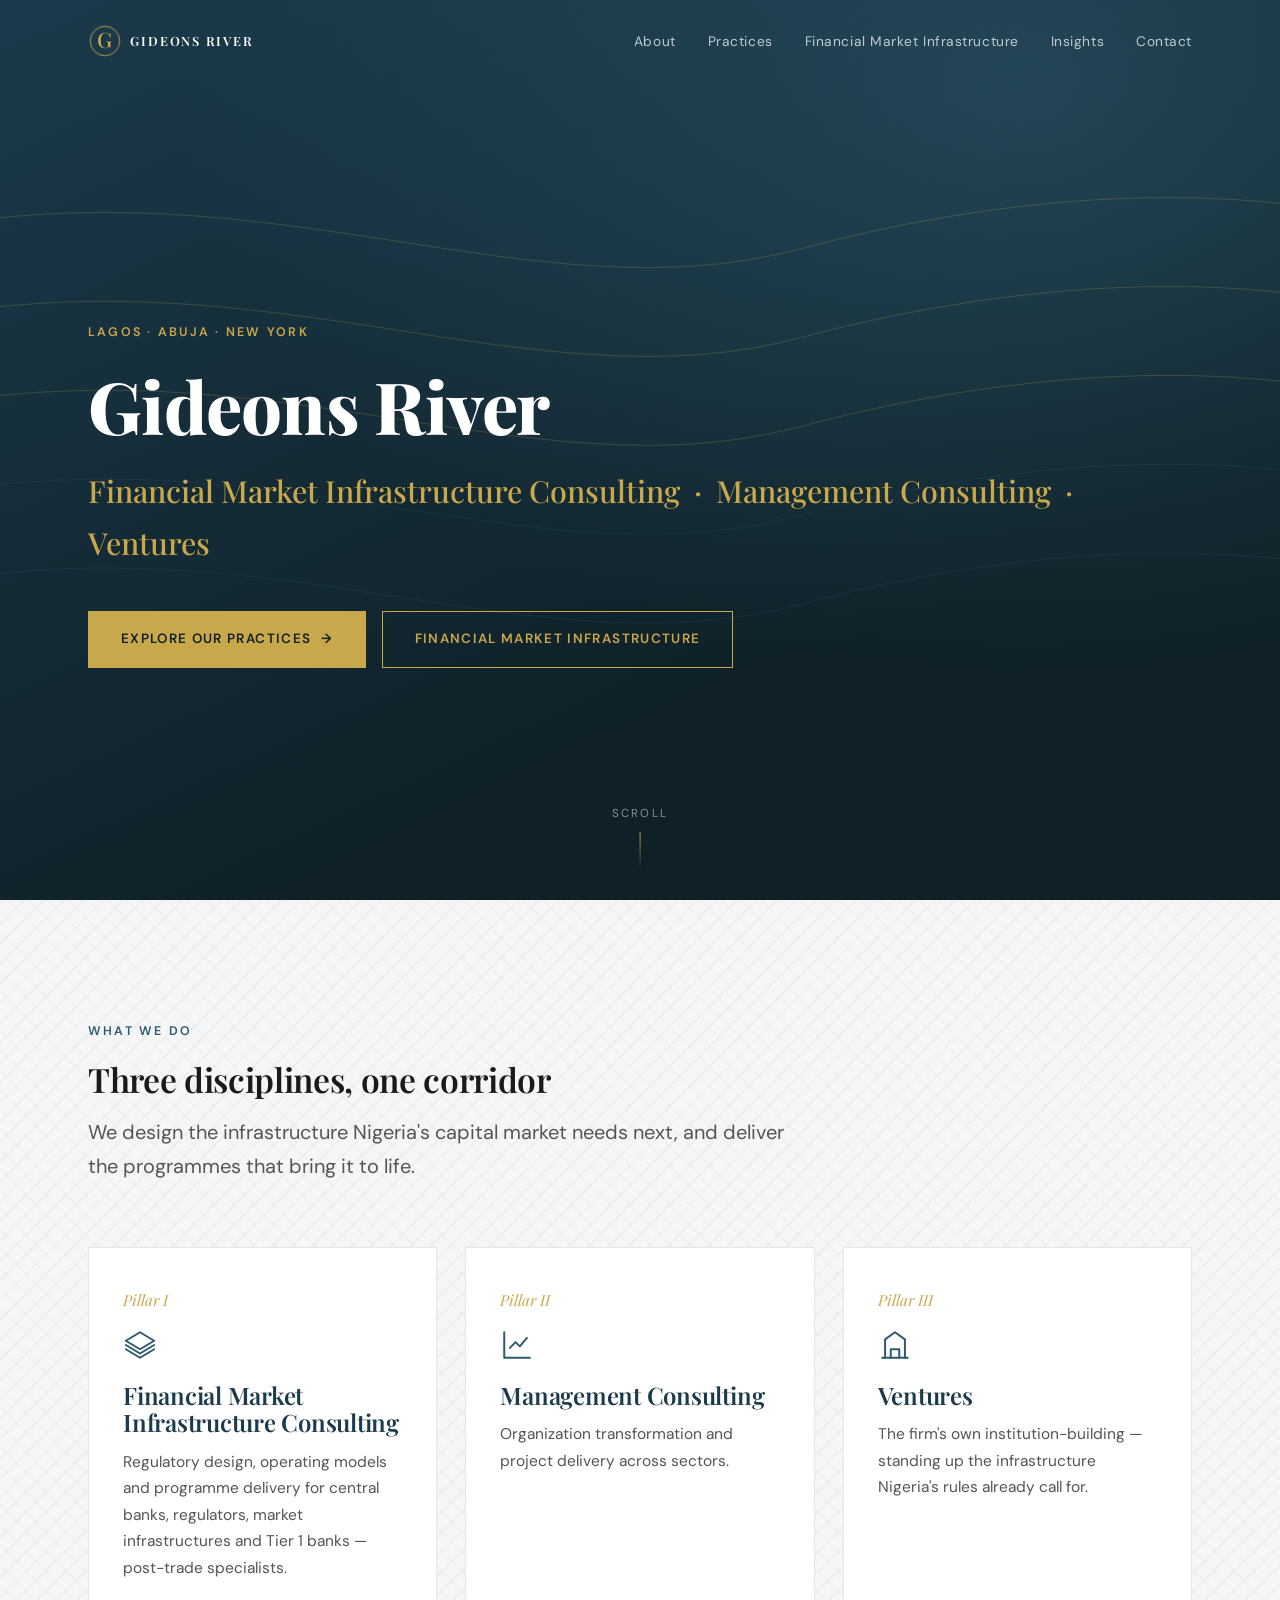
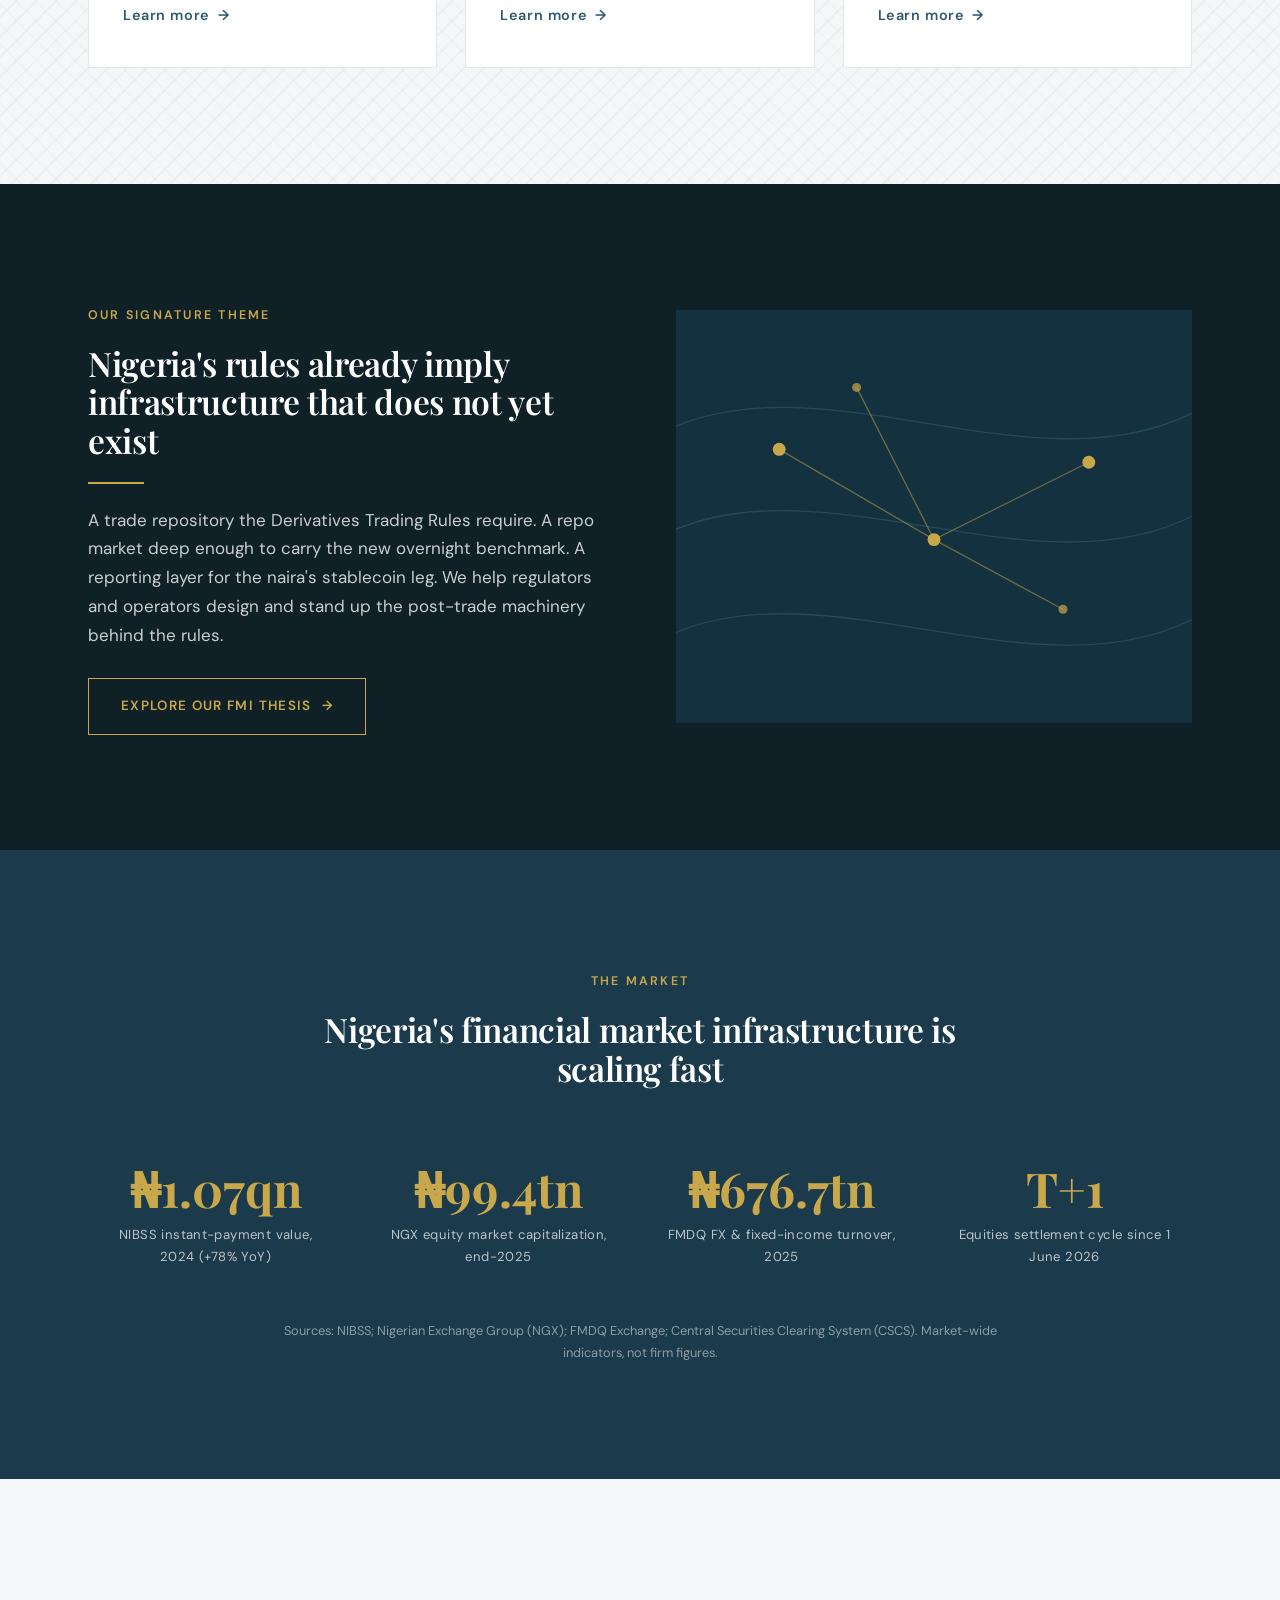
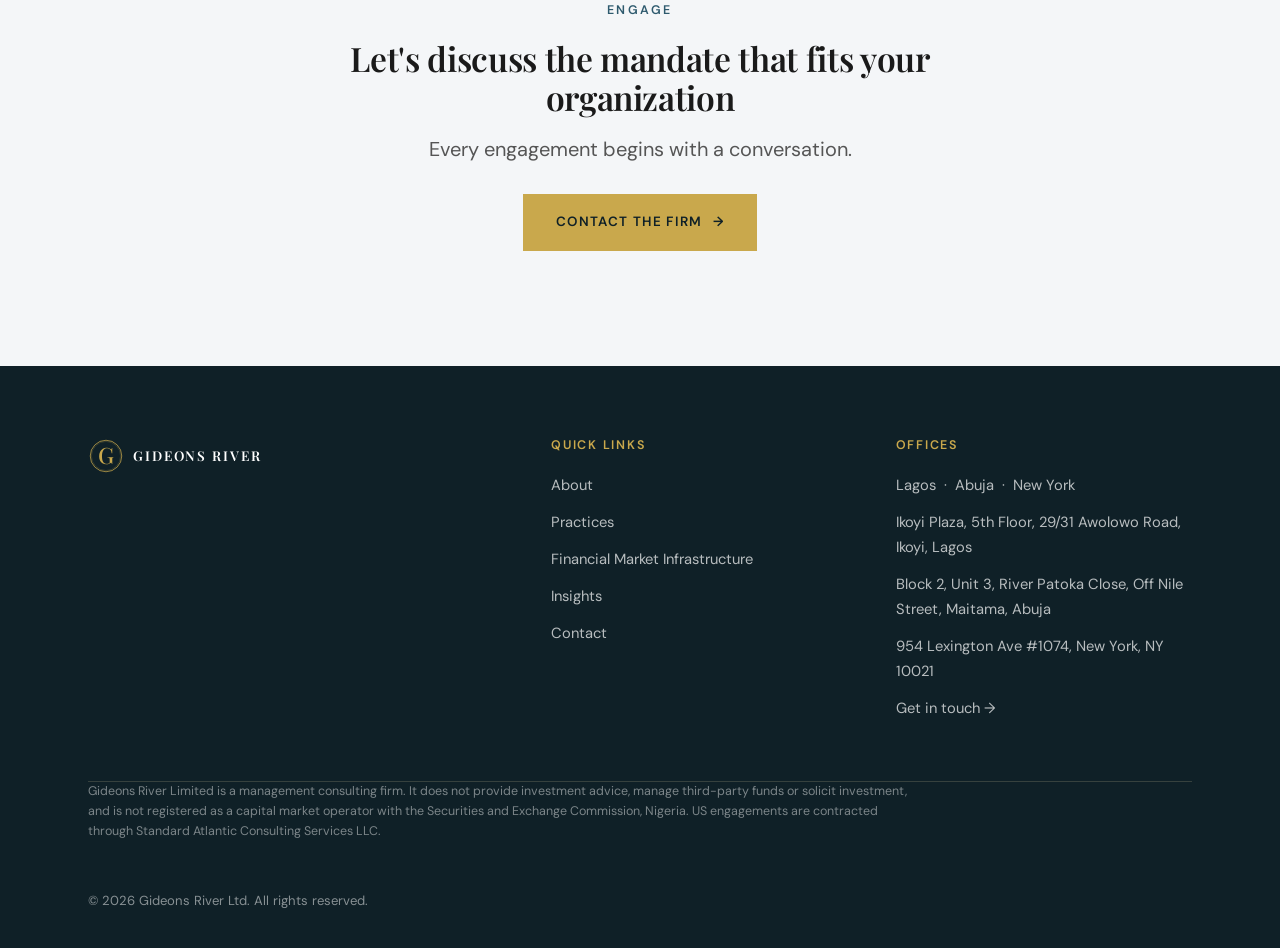
<file: index.html>
<!DOCTYPE html>
<html lang="en">
<head>
  <meta charset="UTF-8" />
  <meta name="viewport" content="width=device-width, initial-scale=1.0" />
  <title>Gideons River — Financial Market Infrastructure Consulting, Management Consulting &amp; Ventures</title>
  <meta name="description" content="Gideons River is a Lagos- and US-based consulting firm that designs financial market infrastructure with regulators and operators — post-trade specialists in clearing, settlement, trade reporting and repo markets — alongside sector-agnostic management consulting and the firm's own infrastructure ventures." />
  <meta name="theme-color" content="#1B3A4B" />
  <link rel="icon" type="image/svg+xml" href="assets/favicon.svg" />
  <link rel="preconnect" href="https://fonts.googleapis.com">
  <link rel="preconnect" href="https://fonts.gstatic.com" crossorigin>
  <link rel="stylesheet" href="https://fonts.googleapis.com/css2?family=Playfair+Display:ital,wght@0,500;0,600;0,700;0,800;1,400;1,500;1,600&family=DM+Sans:opsz,wght@9..40,300;9..40,400;9..40,500;9..40,600&display=swap">
  <link rel="apple-touch-icon" href="assets/favicon.svg">
  <link rel="manifest" href="site.webmanifest">
  <link rel="canonical" href="https://gideonsriver.com/">
  <meta property="og:url" content="https://gideonsriver.com/">
  <meta property="og:image" content="https://gideonsriver.com/assets/og-image.png">
  <meta name="twitter:card" content="summary_large_image">
  <meta name="twitter:image" content="https://gideonsriver.com/assets/og-image.png">

  <!-- Open Graph -->
  <meta property="og:title" content="Gideons River — Financial Market Infrastructure Consulting, Management Consulting &amp; Ventures" />
  <meta property="og:description" content="Nigeria's rules already imply financial market infrastructure that does not yet exist. We design it. Post-trade specialists working between Lagos and New York." />
  <meta property="og:type" content="website" />

  <link rel="stylesheet" href="assets/styles.css" />

  <!-- Organization structured data -->
  <script type="application/ld+json">
  {
    "@context": "https://schema.org",
    "@type": "ProfessionalService",
    "name": "Gideons River",
    "description": "Management consulting and financial market infrastructure design firm operating across the US–Nigeria corridor.",
    "url": "https://gideonsriver.com",
    "areaServed": ["Nigeria", "United States"],
    "knowsAbout": ["Financial Market Infrastructure", "Post-Trade Clearing and Settlement", "Trade Repositories", "Repo Markets", "Management Consulting", "Organization Transformation"]
  }
  </script>
</head>
<body>

  <!-- ═══════════ NAVIGATION ═══════════ -->
  <header class="nav" id="nav">
    <div class="wrap">
      <a class="nav__logo" href="index.html" aria-label="Gideons River — home"><svg viewBox="0 0 250 48" xmlns="http://www.w3.org/2000/svg" role="img" aria-label="Gideons River"><g fill="none" stroke="#C9A84C"><circle cx="24" cy="24" r="21" stroke-width="1"/><circle cx="24" cy="24" r="19.4" stroke-width="0.5" opacity="0.5"/></g><text x="24" y="34" text-anchor="middle" font-family="'Playfair Display', Georgia, serif" font-weight="500" font-size="30" fill="#C9A84C">G</text><text x="60" y="31" font-family="'Playfair Display', Georgia, serif" font-weight="600" font-size="18" letter-spacing="2.5" fill="currentColor">GIDEONS RIVER</text></svg></a>
      <nav class="nav__links" aria-label="Primary">
        <a class="nav__link" href="about.html">About</a>
        <a class="nav__link" href="practices.html">Practices</a>
        <a class="nav__link" href="fmi.html">Financial Market Infrastructure</a>
        <a class="nav__link" href="insights.html">Insights</a>
        <a class="nav__link" href="contact.html">Contact</a>
      </nav>
      <button class="nav__toggle" aria-label="Open menu" aria-expanded="false" aria-controls="mobile-menu">
        <span></span><span></span><span></span>
      </button>
    </div>
  </header>

  <div class="nav__overlay" id="mobile-menu" role="dialog" aria-label="Menu">
    <a href="about.html">About</a>
    <a href="practices.html">Practices</a>
    <a href="fmi.html">Financial Market Infrastructure</a>
    <a href="insights.html">Insights</a>
    <a href="contact.html">Contact</a>
  </div>

  <!-- ═══════════ HERO ═══════════ -->
  <section class="hero">
    <svg class="hero__bg-lines" viewBox="0 0 1440 900" preserveAspectRatio="xMidYMid slice" aria-hidden="true">
      <g fill="none" stroke="#C9A84C" stroke-width="1" opacity="0.5">
        <path d="M-100,260 C300,180 600,360 900,280 S1500,200 1700,300"/>
        <path d="M-100,360 C300,280 600,460 900,380 S1500,300 1700,400"/>
        <path d="M-100,460 C300,380 600,560 900,480 S1500,400 1700,500"/>
      </g>
      <g fill="none" stroke="#2E5A6E" stroke-width="1" opacity="0.55">
        <path d="M-100,560 C300,480 600,660 900,580 S1500,500 1700,600"/>
        <path d="M-100,660 C300,580 600,760 900,680 S1500,600 1700,700"/>
      </g>
    </svg>
    <div class="wrap hero__inner">
      <span class="eyebrow reveal">Lagos · Abuja · New York</span>
      <h1 class="display reveal" data-delay="1">Gideons River</h1>
      <p class="hero__sub reveal" data-delay="1">Financial Market Infrastructure Consulting &nbsp;·&nbsp; Management Consulting &nbsp;·&nbsp; Ventures</p>
      <div class="hero__cta reveal" data-delay="3">
        <a class="btn btn--primary" href="practices.html">Explore Our Practices <span class="arrow">→</span></a>
        <a class="btn btn--secondary" href="fmi.html">Financial Market Infrastructure</a>
      </div>
    </div>
    <div class="hero__scroll" aria-hidden="true"><span>Scroll</span><span class="dot"></span></div>
  </section>

  <!-- ═══════════ THREE PILLARS ═══════════ -->
  <section class="section--surface motif-textile">
    <div class="wrap">
      <div class="section-head reveal">
        <span class="eyebrow eyebrow--muted">What We Do</span>
        <h2>Three disciplines, one corridor</h2>
        <p class="lead">We design the infrastructure Nigeria's capital market needs next, and deliver the programmes that bring it to life.</p>
      </div>

      <div class="grid grid--3">
        <article class="pillar-card reveal">
          <span class="pillar-card__num">Pillar I</span>
          <span class="pillar-card__icon" aria-hidden="true">
            <svg viewBox="0 0 24 24" fill="none" stroke="currentColor" stroke-linecap="round" stroke-linejoin="round"><path d="M12 3 2 9l10 6 10-6-10-6Z"/><path d="m2 15 10 6 10-6"/><path d="m2 12 10 6 10-6"/></svg>
          </span>
          <h3>Financial Market Infrastructure Consulting</h3>
          <p>Regulatory design, operating models and programme delivery for central banks, regulators, market infrastructures and Tier 1 banks — post-trade specialists.</p>
          <a class="link-arrow" href="practices.html#advisory">Learn more <span class="arrow">→</span></a>
        </article>

        <article class="pillar-card reveal" data-delay="1">
          <span class="pillar-card__num">Pillar II</span>
          <span class="pillar-card__icon" aria-hidden="true">
            <svg viewBox="0 0 24 24" fill="none" stroke="currentColor" stroke-linecap="round" stroke-linejoin="round"><path d="M3 3v18h18"/><path d="m7 14 4-4 3 3 5-6"/></svg>
          </span>
          <h3>Management Consulting</h3>
          <p>Organization transformation and project delivery across sectors.</p>
          <a class="link-arrow" href="practices.html#consulting">Learn more <span class="arrow">→</span></a>
        </article>

        <article class="pillar-card reveal" data-delay="2">
          <span class="pillar-card__num">Pillar III</span>
          <span class="pillar-card__icon" aria-hidden="true">
            <svg viewBox="0 0 24 24" fill="none" stroke="currentColor" stroke-linecap="round" stroke-linejoin="round"><path d="M3 21h18"/><path d="M5 21V8l7-5 7 5v13"/><path d="M9 21v-6h6v6"/></svg>
          </span>
          <h3>Ventures</h3>
          <p>The firm's own institution-building — standing up the infrastructure Nigeria's rules already call for.</p>
          <a class="link-arrow" href="practices.html#ventures">Learn more <span class="arrow">→</span></a>
        </article>
      </div>
    </div>
  </section>

  <!-- ═══════════ FMI SIGNATURE THEME ═══════════ -->
  <section class="section--deep">
    <div class="wrap split">
      <div class="reveal">
        <span class="eyebrow">Our Signature Theme</span>
        <h2 style="color:#fff; margin-top:16px;">Nigeria's rules already imply infrastructure that does not yet exist</h2>
        <hr class="rule-gold" />
        <p style="color:rgba(255,255,255,0.78);">A trade repository the Derivatives Trading Rules require. A repo market deep enough to carry the new overnight benchmark. A reporting layer for the naira's stablecoin leg. We help regulators and operators design and stand up the post-trade machinery behind the rules.</p>
        <a class="btn btn--secondary mt-m" href="fmi.html">Explore our FMI thesis <span class="arrow">→</span></a>
      </div>
      <div class="reveal" data-delay="1" aria-hidden="true">
        <svg viewBox="0 0 400 320" fill="none" xmlns="http://www.w3.org/2000/svg" style="width:100%;">
          <rect x="0" y="0" width="400" height="320" fill="#13313f"/>
          <g stroke="#2E5A6E" stroke-width="1" opacity="0.6">
            <path d="M0,90 C120,40 280,140 400,80"/>
            <path d="M0,170 C120,120 280,220 400,160"/>
            <path d="M0,250 C120,200 280,300 400,240"/>
          </g>
          <g fill="#C9A84C">
            <circle cx="80" cy="108" r="5"/><circle cx="200" cy="178" r="5"/><circle cx="320" cy="118" r="5"/>
            <circle cx="140" cy="60" r="3.5" opacity="0.7"/><circle cx="300" cy="232" r="3.5" opacity="0.7"/>
          </g>
          <g stroke="#C9A84C" stroke-width="1" opacity="0.5">
            <path d="M80,108 L200,178 L320,118"/><path d="M140,60 L200,178 L300,232"/>
          </g>
        </svg>
      </div>
    </div>
  </section>

  <!-- ═══════════ METRICS BAR ═══════════ -->
  <section class="section--navy">
    <div class="wrap">
      <div class="section-head center reveal" style="margin-inline:auto;">
        <span class="eyebrow">The Market</span>
        <h2 style="color:#fff;">Nigeria's financial market infrastructure is scaling fast</h2>
      </div>
      <div class="metrics">
        <div class="metric reveal"><div class="metric__value">₦1.07qn</div><div class="metric__label">NIBSS instant-payment value, 2024 (+78% YoY)</div></div>
        <div class="metric reveal" data-delay="1"><div class="metric__value">₦99.4tn</div><div class="metric__label">NGX equity market capitalization, end-2025</div></div>
        <div class="metric reveal" data-delay="2"><div class="metric__value">₦676.7tn</div><div class="metric__label">FMDQ FX &amp; fixed-income turnover, 2025</div></div>
        <div class="metric reveal" data-delay="3"><div class="metric__value">T+1</div><div class="metric__label">Equities settlement cycle since 1 June 2026</div></div>
      </div>
      <p style="text-align:center; color:rgba(255,255,255,0.5); font-size:0.8rem; margin-top:40px; max-width:720px; margin-inline:auto;">Sources: NIBSS; Nigerian Exchange Group (NGX); FMDQ Exchange; Central Securities Clearing System (CSCS). Market-wide indicators, not firm figures.</p>
    </div>
  </section>

  <!-- ═══════════ CTA BAND ═══════════ -->
  <section class="section--surface center">
    <div class="wrap wrap--narrow reveal">
      <span class="eyebrow eyebrow--muted">Engage</span>
      <h2 class="mt-s">Let's discuss the mandate that fits your organization</h2>
      <p class="lead mt-s">Every engagement begins with a conversation.</p>
      <a class="btn btn--primary mt-m" href="contact.html">Contact the firm <span class="arrow">→</span></a>
    </div>
  </section>

  <!-- ═══════════ FOOTER ═══════════ -->
  <footer class="footer">
    <div class="wrap">
      <div class="footer__grid">
        <div class="footer__brand"><svg viewBox="0 0 250 48" xmlns="http://www.w3.org/2000/svg" role="img" aria-label="Gideons River"><g fill="none" stroke="#C9A84C"><circle cx="24" cy="24" r="21" stroke-width="1"/><circle cx="24" cy="24" r="19.4" stroke-width="0.5" opacity="0.5"/></g><text x="24" y="34" text-anchor="middle" font-family="'Playfair Display', Georgia, serif" font-weight="500" font-size="30" fill="#C9A84C">G</text><text x="60" y="31" font-family="'Playfair Display', Georgia, serif" font-weight="600" font-size="18" letter-spacing="2.5" fill="#FFFFFF">GIDEONS RIVER</text></svg>
        </div>
        <div class="footer__col">
          <h4>Quick Links</h4>
          <a href="about.html">About</a>
          <a href="practices.html">Practices</a>
          <a href="fmi.html">Financial Market Infrastructure</a>
          <a href="insights.html">Insights</a>
          <a href="contact.html">Contact</a>
        </div>
        <div class="footer__col">
          <h4>Offices</h4>
          <p>Lagos &nbsp;·&nbsp; Abuja &nbsp;·&nbsp; New York</p>
          <p>Ikoyi Plaza, 5th Floor, 29/31 Awolowo Road, Ikoyi, Lagos</p>
          <p>Block 2, Unit 3, River Patoka Close, Off Nile Street, Maitama, Abuja</p>
          <p>954 Lexington Ave #1074, New York, NY 10021</p>
          <a href="contact.html">Get in touch →</a>
        </div>
      </div>
      <p class="footer__legal">Gideons River Limited is a management consulting firm. It does not provide investment advice, manage third-party funds or solicit investment, and is not registered as a capital market operator with the Securities and Exchange Commission, Nigeria. US engagements are contracted through Standard Atlantic Consulting Services LLC.</p>
      <div class="footer__bottom">
        <p>© 2026 Gideons River Ltd. All rights reserved.</p>
      </div>
    </div>
  </footer>

  <script src="assets/main.js"></script>
</body>
</html>
</file>
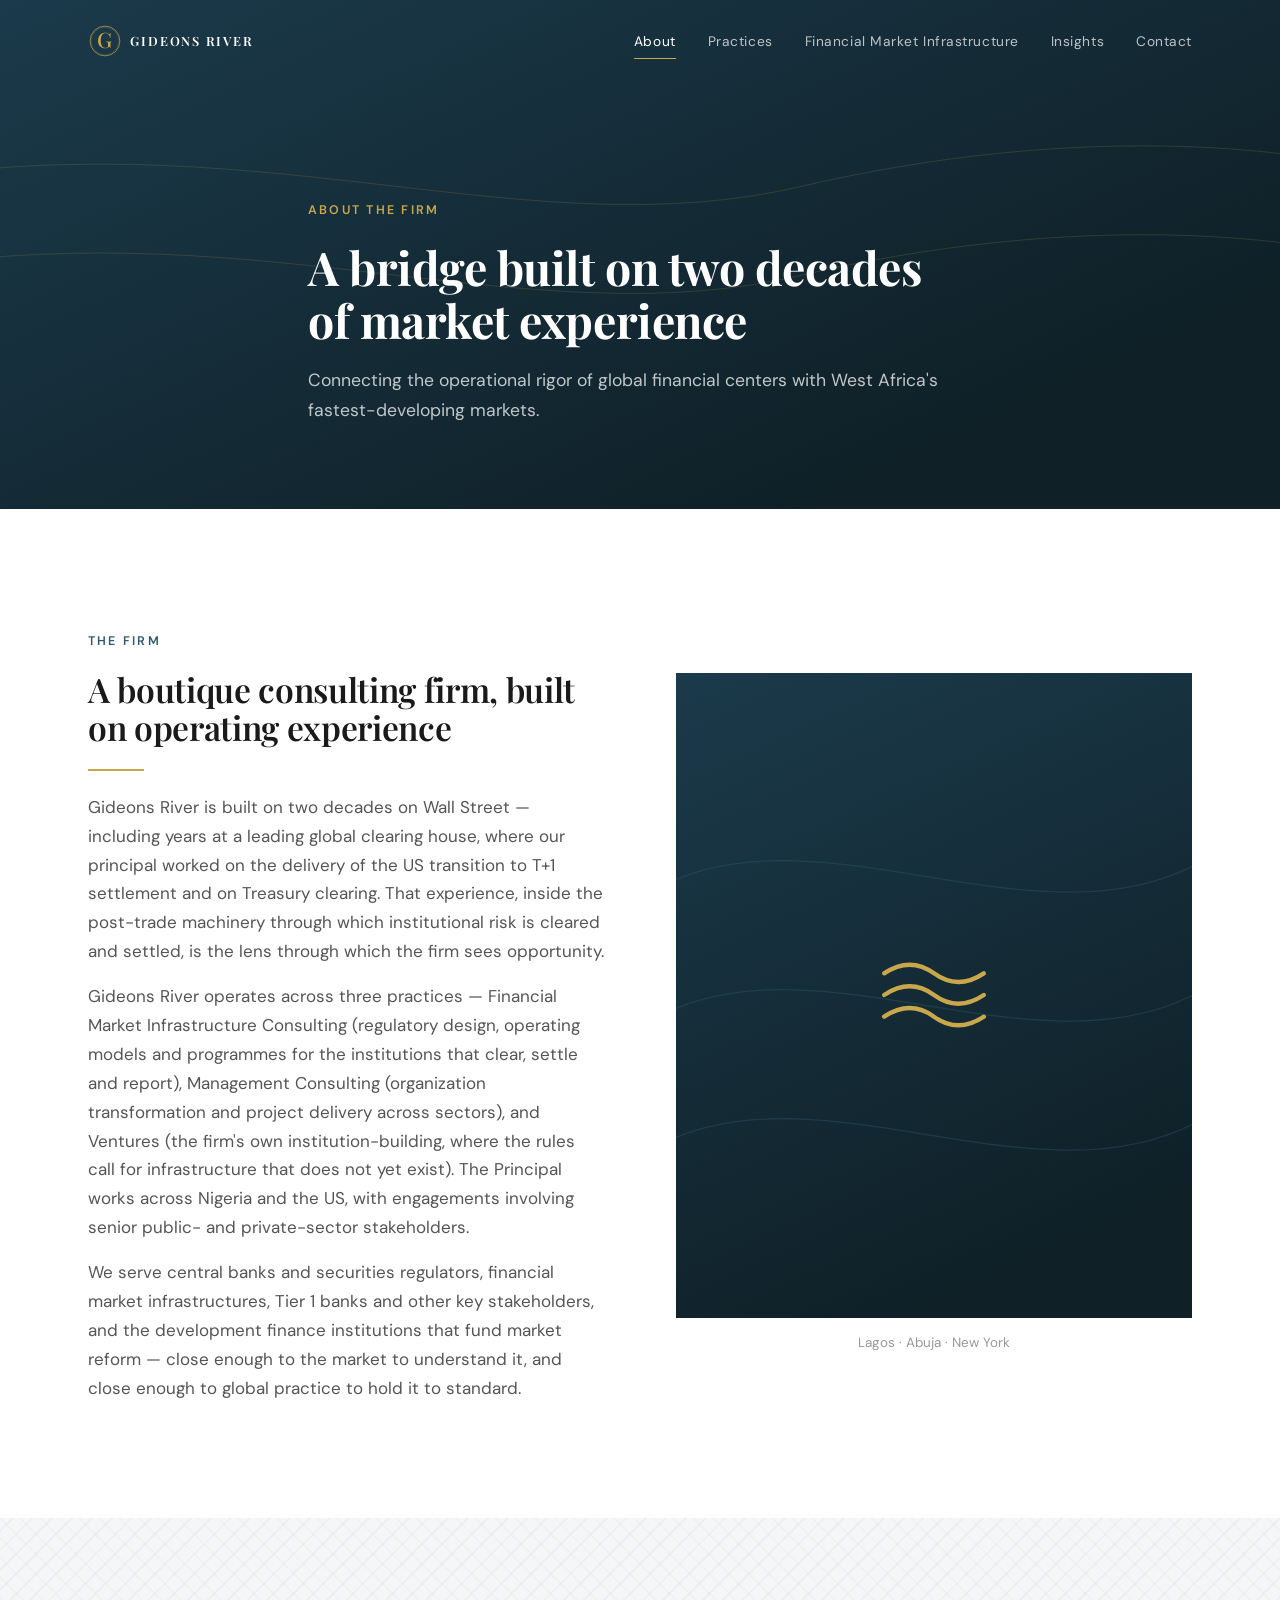
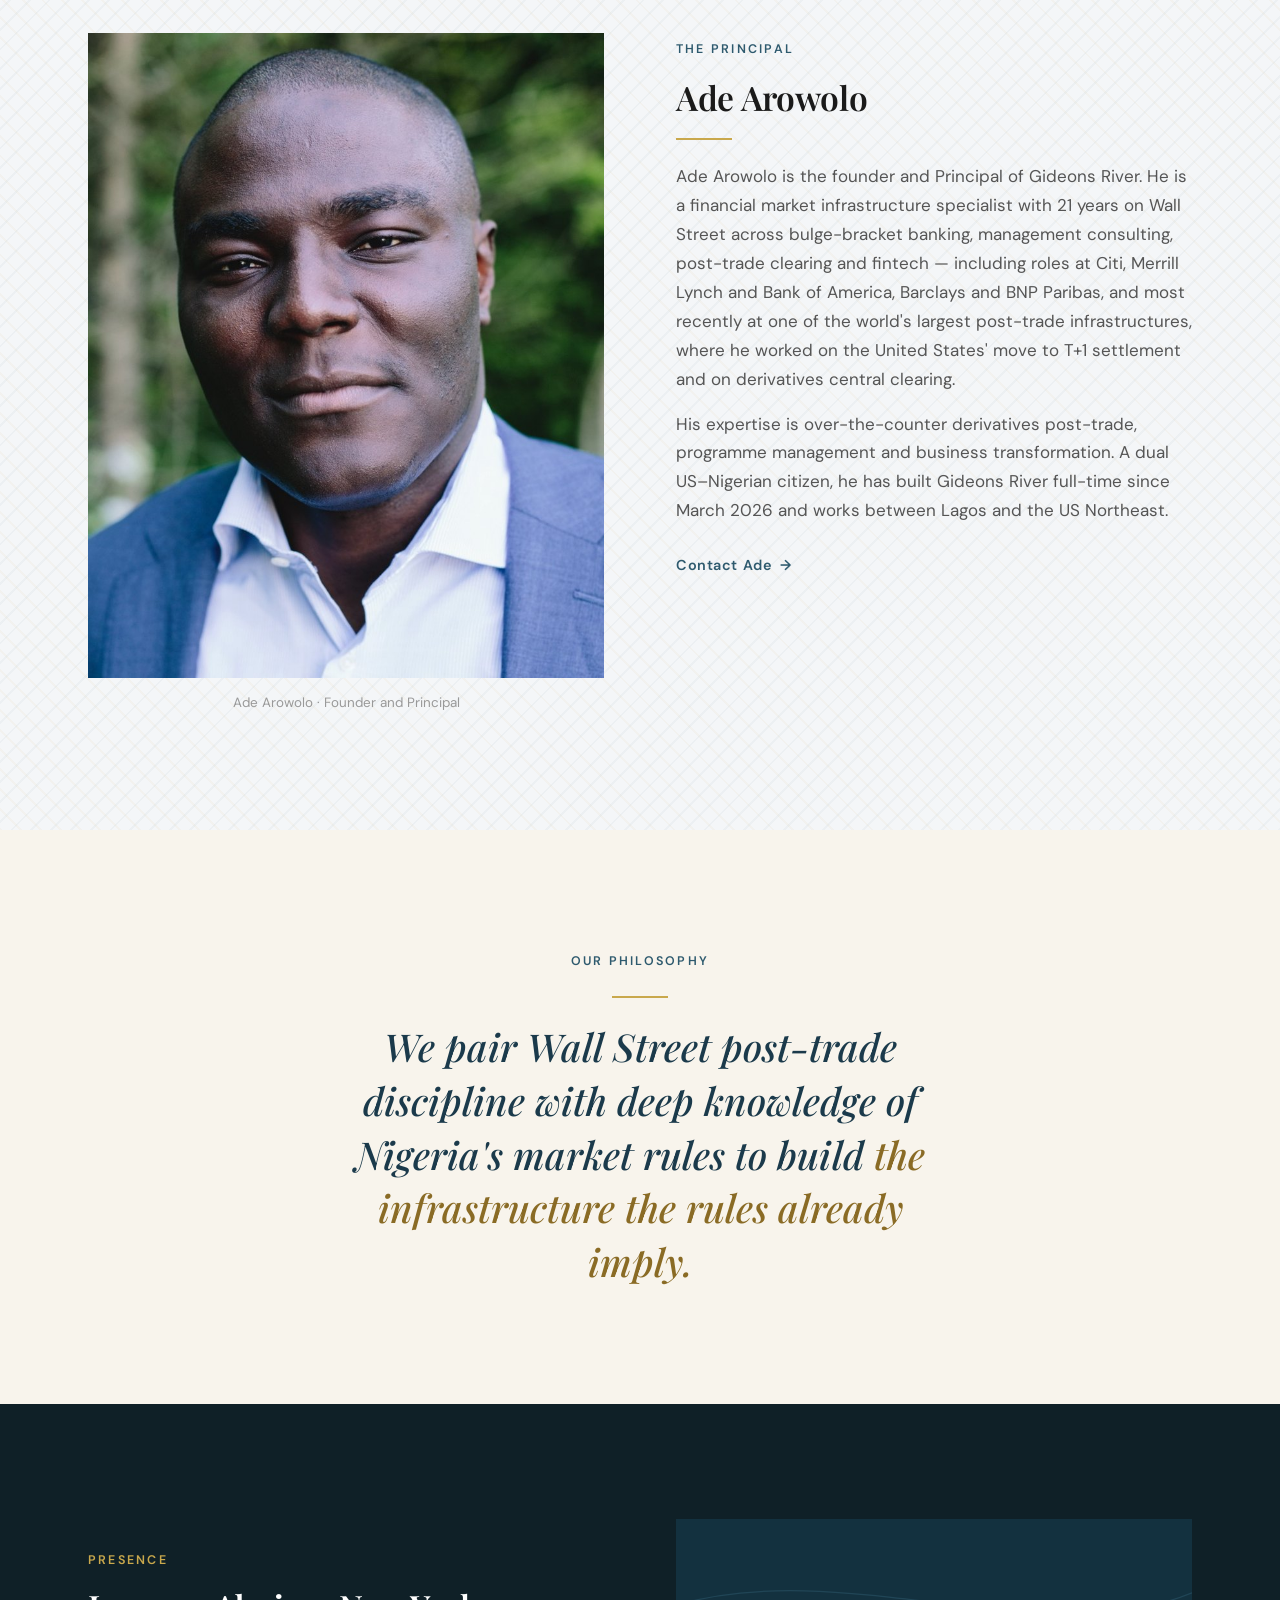
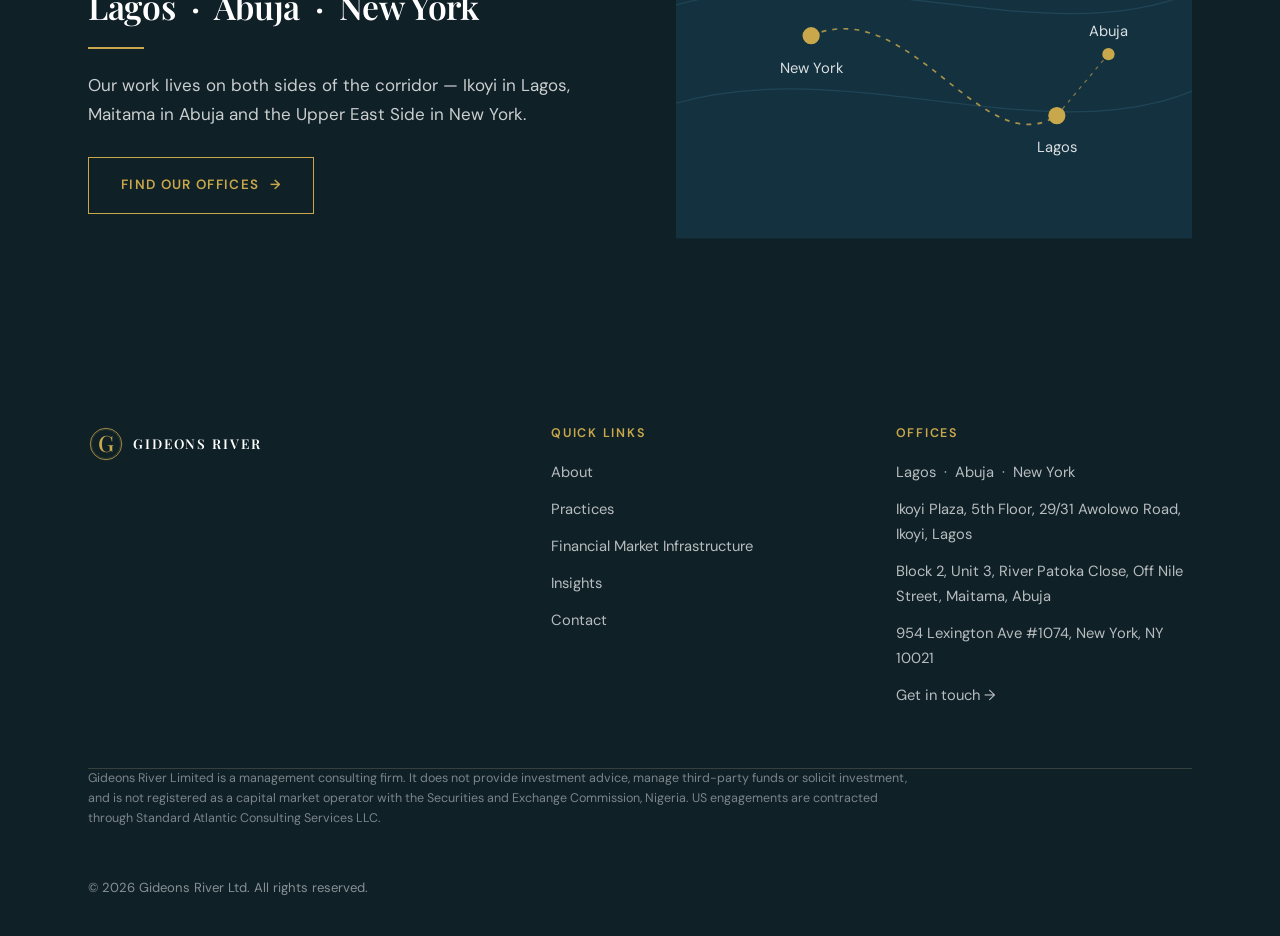
<file: about.html>
<!DOCTYPE html>
<html lang="en">
<head>
  <meta charset="UTF-8" />
  <meta name="viewport" content="width=device-width, initial-scale=1.0" />
  <title>About — Gideons River</title>
  <meta name="description" content="Gideons River is a boutique consulting firm operating across three practices — Financial Market Infrastructure Consulting, Management Consulting and Ventures — founded by financial market infrastructure specialist Ade Arowolo and working between Lagos and New York." />
  <meta name="theme-color" content="#1B3A4B" />
  <link rel="icon" type="image/svg+xml" href="assets/favicon.svg" />
  <link rel="preconnect" href="https://fonts.googleapis.com">
  <link rel="preconnect" href="https://fonts.gstatic.com" crossorigin>
  <link rel="stylesheet" href="https://fonts.googleapis.com/css2?family=Playfair+Display:ital,wght@0,500;0,600;0,700;0,800;1,400;1,500;1,600&family=DM+Sans:opsz,wght@9..40,300;9..40,400;9..40,500;9..40,600&display=swap">
  <link rel="apple-touch-icon" href="assets/favicon.svg">
  <link rel="manifest" href="site.webmanifest">
  <link rel="canonical" href="https://gideonsriver.com/about.html">
  <meta property="og:url" content="https://gideonsriver.com/about.html">
  <meta property="og:image" content="https://gideonsriver.com/assets/og-image.png">
  <meta name="twitter:card" content="summary_large_image">
  <meta name="twitter:image" content="https://gideonsriver.com/assets/og-image.png">
  <meta property="og:title" content="About — Gideons River" />
  <meta property="og:type" content="website" />
  <link rel="stylesheet" href="assets/styles.css" />
</head>
<body>

  <!-- NAV -->
  <header class="nav" id="nav">
    <div class="wrap">
      <a class="nav__logo" href="index.html" aria-label="Gideons River — home"><svg viewBox="0 0 250 48" xmlns="http://www.w3.org/2000/svg" role="img" aria-label="Gideons River"><g fill="none" stroke="#C9A84C"><circle cx="24" cy="24" r="21" stroke-width="1"/><circle cx="24" cy="24" r="19.4" stroke-width="0.5" opacity="0.5"/></g><text x="24" y="34" text-anchor="middle" font-family="'Playfair Display', Georgia, serif" font-weight="500" font-size="30" fill="#C9A84C">G</text><text x="60" y="31" font-family="'Playfair Display', Georgia, serif" font-weight="600" font-size="18" letter-spacing="2.5" fill="currentColor">GIDEONS RIVER</text></svg></a>
      <nav class="nav__links" aria-label="Primary">
        <a class="nav__link" href="about.html" aria-current="page">About</a>
        <a class="nav__link" href="practices.html">Practices</a>
        <a class="nav__link" href="fmi.html">Financial Market Infrastructure</a>
        <a class="nav__link" href="insights.html">Insights</a>
        <a class="nav__link" href="contact.html">Contact</a>
      </nav>
      <button class="nav__toggle" aria-label="Open menu" aria-expanded="false" aria-controls="mobile-menu"><span></span><span></span><span></span></button>
    </div>
  </header>
  <div class="nav__overlay" id="mobile-menu" role="dialog" aria-label="Menu">
    <a href="about.html" aria-current="page">About</a>
    <a href="practices.html">Practices</a>
    <a href="fmi.html">Financial Market Infrastructure</a>
    <a href="insights.html">Insights</a>
    <a href="contact.html">Contact</a>
  </div>

  <!-- PAGE HEADER -->
  <header class="page-header">
    <svg class="hero__bg-lines" viewBox="0 0 1440 600" preserveAspectRatio="xMidYMid slice" aria-hidden="true">
      <g fill="none" stroke="#C9A84C" stroke-width="1" opacity="0.5">
        <path d="M-100,200 C300,140 600,280 900,210 S1500,150 1700,240"/>
        <path d="M-100,300 C300,240 600,380 900,310 S1500,250 1700,340"/>
      </g>
    </svg>
    <div class="wrap page-header__inner">
      <span class="eyebrow reveal">About the Firm</span>
      <h1 class="reveal" data-delay="1">A bridge built on two decades of market experience</h1>
      <p class="reveal" data-delay="2">Connecting the operational rigor of global financial centers with West Africa's fastest-developing markets.</p>
    </div>
  </header>

  <!-- THE FIRM -->
  <section>
    <div class="wrap split">
      <div class="reveal">
        <span class="eyebrow eyebrow--muted">The Firm</span>
        <h2 class="mt-s">A boutique consulting firm, built on operating experience</h2>
        <hr class="rule-gold" />
        <p>Gideons River is built on two decades on Wall Street — including years at a leading global clearing house, where our principal worked on the delivery of the US transition to T+1 settlement and on Treasury clearing. That experience, inside the post-trade machinery through which institutional risk is cleared and settled, is the lens through which the firm sees opportunity.</p>
        <p class="mt-s">Gideons River operates across three practices — Financial Market Infrastructure Consulting (regulatory design, operating models and programmes for the institutions that clear, settle and report), Management Consulting (organization transformation and project delivery across sectors), and Ventures (the firm's own institution-building, where the rules call for infrastructure that does not yet exist). The Principal works across Nigeria and the US, with engagements involving senior public- and private-sector stakeholders.</p>
        <p class="mt-s">We serve central banks and securities regulators, financial market infrastructures, Tier 1 banks and other key stakeholders, and the development finance institutions that fund market reform — close enough to the market to understand it, and close enough to global practice to hold it to standard.</p>
      </div>
      <div class="reveal" data-delay="1">
        <div style="aspect-ratio:4/5; background:linear-gradient(155deg,#1B3A4B 0%,#0F2027 85%); display:flex; align-items:center; justify-content:center; position:relative; overflow:hidden;">
          <svg viewBox="0 0 400 500" preserveAspectRatio="xMidYMid slice" aria-hidden="true" style="position:absolute; inset:0; opacity:0.4;">
            <g fill="none" stroke="#2E5A6E" stroke-width="1"><path d="M0,160 C120,110 280,210 400,150"/><path d="M0,260 C120,210 280,310 400,250"/><path d="M0,360 C120,310 280,410 400,350"/></g>
          </svg>
          <svg viewBox="0 0 120 120" aria-hidden="true" style="position:relative; z-index:2; width:130px; height:130px;">
            <path d="M 14,40 Q 38,24 60,40 Q 82,56 106,40" stroke="#C9A84C" stroke-width="4" fill="none" stroke-linecap="round"/>
            <path d="M 14,60 Q 38,44 60,60 Q 82,76 106,60" stroke="#C9A84C" stroke-width="4" fill="none" stroke-linecap="round"/>
            <path d="M 14,80 Q 38,64 60,80 Q 82,96 106,80" stroke="#C9A84C" stroke-width="4" fill="none" stroke-linecap="round"/>
          </svg>
        </div>
        <p style="font-size:0.84rem; color:var(--color-text-muted); margin-top:14px; text-align:center;">Lagos · Abuja · New York</p>
      </div>
    </div>
  </section>

  <!-- THE PRINCIPAL -->
  <section class="section--surface motif-textile" id="principal">
    <div class="wrap split" style="align-items:start;">
      <div class="reveal" data-delay="1">
        <img src="assets/ade-arowolo.jpg" alt="Ade Arowolo, founder and Principal of Gideons River" style="display:block; width:100%; aspect-ratio:4/5; object-fit:cover; object-position:center top;" loading="lazy" />
        <p style="font-size:0.84rem; color:var(--color-text-muted); margin-top:14px; text-align:center;">Ade Arowolo · Founder and Principal</p>
      </div>
      <div class="reveal">
        <span class="eyebrow eyebrow--muted">The Principal</span>
        <h2 class="mt-s">Ade Arowolo</h2>
        <hr class="rule-gold" />
        <p>Ade Arowolo is the founder and Principal of Gideons River. He is a financial market infrastructure specialist with 21 years on Wall Street across bulge-bracket banking, management consulting, post-trade clearing and fintech — including roles at Citi, Merrill Lynch and Bank of America, Barclays and BNP Paribas, and most recently at one of the world's largest post-trade infrastructures, where he worked on the United States' move to T+1 settlement and on derivatives central clearing.</p>
        <p class="mt-s">His expertise is over-the-counter derivatives post-trade, programme management and business transformation. A dual US–Nigerian citizen, he has built Gideons River full-time since March 2026 and works between Lagos and the US Northeast.</p>
        <a class="link-arrow mt-m" href="contact.html">Contact Ade <span class="arrow">→</span></a>
      </div>
    </div>
  </section>

  <!-- PHILOSOPHY PULL QUOTE -->
  <section class="section--warm center">
    <div class="wrap wrap--narrow reveal">
      <span class="eyebrow eyebrow--muted">Our Philosophy</span>
      <hr class="rule-gold center" />
      <p class="pull-quote">We pair Wall Street post-trade discipline with deep knowledge of Nigeria's market rules to build <span class="accent">the infrastructure the rules already imply.</span></p>
    </div>
  </section>

  <!-- PRESENCE -->
  <section class="section--deep">
    <div class="wrap split">
      <div class="reveal">
        <span class="eyebrow">Presence</span>
        <h2 style="color:#fff; margin-top:14px;">Lagos &nbsp;·&nbsp; Abuja &nbsp;·&nbsp; New York</h2>
        <hr class="rule-gold" />
        <p style="color:rgba(255,255,255,0.78);">Our work lives on both sides of the corridor — Ikoyi in Lagos, Maitama in Abuja and the Upper East Side in New York.</p>
        <a class="btn btn--secondary mt-m" href="contact.html">Find our offices <span class="arrow">→</span></a>
      </div>
      <div class="reveal" data-delay="1" aria-hidden="true">
        <svg viewBox="0 0 420 260" fill="none" xmlns="http://www.w3.org/2000/svg" style="width:100%;">
          <rect width="420" height="260" fill="#13313f"/>
          <g stroke="#2E5A6E" stroke-width="1" opacity="0.5">
            <path d="M0,70 C140,30 300,110 420,60"/><path d="M0,150 C140,110 300,190 420,140"/>
          </g>
          <!-- NY -->
          <circle cx="110" cy="95" r="7" fill="#C9A84C"/>
          <text x="110" y="125" fill="#fff" font-family="'DM Sans',sans-serif" font-size="12" text-anchor="middle" opacity="0.85">New York</text>
          <!-- Lagos -->
          <circle cx="310" cy="160" r="7" fill="#C9A84C"/>
          <text x="310" y="190" fill="#fff" font-family="'DM Sans',sans-serif" font-size="12" text-anchor="middle" opacity="0.85">Lagos</text>
          <circle cx="352" cy="110" r="5" fill="#C9A84C"/><text x="352" y="95" fill="#fff" font-family="'DM Sans',sans-serif" font-size="12" text-anchor="middle" opacity="0.85">Abuja</text><path d="M310,160 L352,110" stroke="#C9A84C" stroke-width="1" stroke-dasharray="3 4" opacity="0.6"/>
          <path d="M110,95 C190,60 250,200 310,160" stroke="#C9A84C" stroke-width="1.4" stroke-dasharray="4 5" opacity="0.8"/>
        </svg>
      </div>
    </div>
  </section>

  <!-- FOOTER -->
  <footer class="footer">
    <div class="wrap">
      <div class="footer__grid">
        <div class="footer__brand"><svg viewBox="0 0 250 48" xmlns="http://www.w3.org/2000/svg" role="img" aria-label="Gideons River"><g fill="none" stroke="#C9A84C"><circle cx="24" cy="24" r="21" stroke-width="1"/><circle cx="24" cy="24" r="19.4" stroke-width="0.5" opacity="0.5"/></g><text x="24" y="34" text-anchor="middle" font-family="'Playfair Display', Georgia, serif" font-weight="500" font-size="30" fill="#C9A84C">G</text><text x="60" y="31" font-family="'Playfair Display', Georgia, serif" font-weight="600" font-size="18" letter-spacing="2.5" fill="#FFFFFF">GIDEONS RIVER</text></svg>
        </div>
        <div class="footer__col">
          <h4>Quick Links</h4>
          <a href="about.html">About</a><a href="practices.html">Practices</a><a href="fmi.html">Financial Market Infrastructure</a><a href="insights.html">Insights</a><a href="contact.html">Contact</a>
        </div>
        <div class="footer__col">
          <h4>Offices</h4>
          <p>Lagos &nbsp;·&nbsp; Abuja &nbsp;·&nbsp; New York</p>
          <p>Ikoyi Plaza, 5th Floor, 29/31 Awolowo Road, Ikoyi, Lagos</p>
          <p>Block 2, Unit 3, River Patoka Close, Off Nile Street, Maitama, Abuja</p>
          <p>954 Lexington Ave #1074, New York, NY 10021</p>
          <a href="contact.html">Get in touch →</a>
        </div>
      </div>
      <p class="footer__legal">Gideons River Limited is a management consulting firm. It does not provide investment advice, manage third-party funds or solicit investment, and is not registered as a capital market operator with the Securities and Exchange Commission, Nigeria. US engagements are contracted through Standard Atlantic Consulting Services LLC.</p>
      <div class="footer__bottom">
        <p>© 2026 Gideons River Ltd. All rights reserved.</p>
      </div>
    </div>
  </footer>
  <script src="assets/main.js"></script>
</body>
</html>
</file>
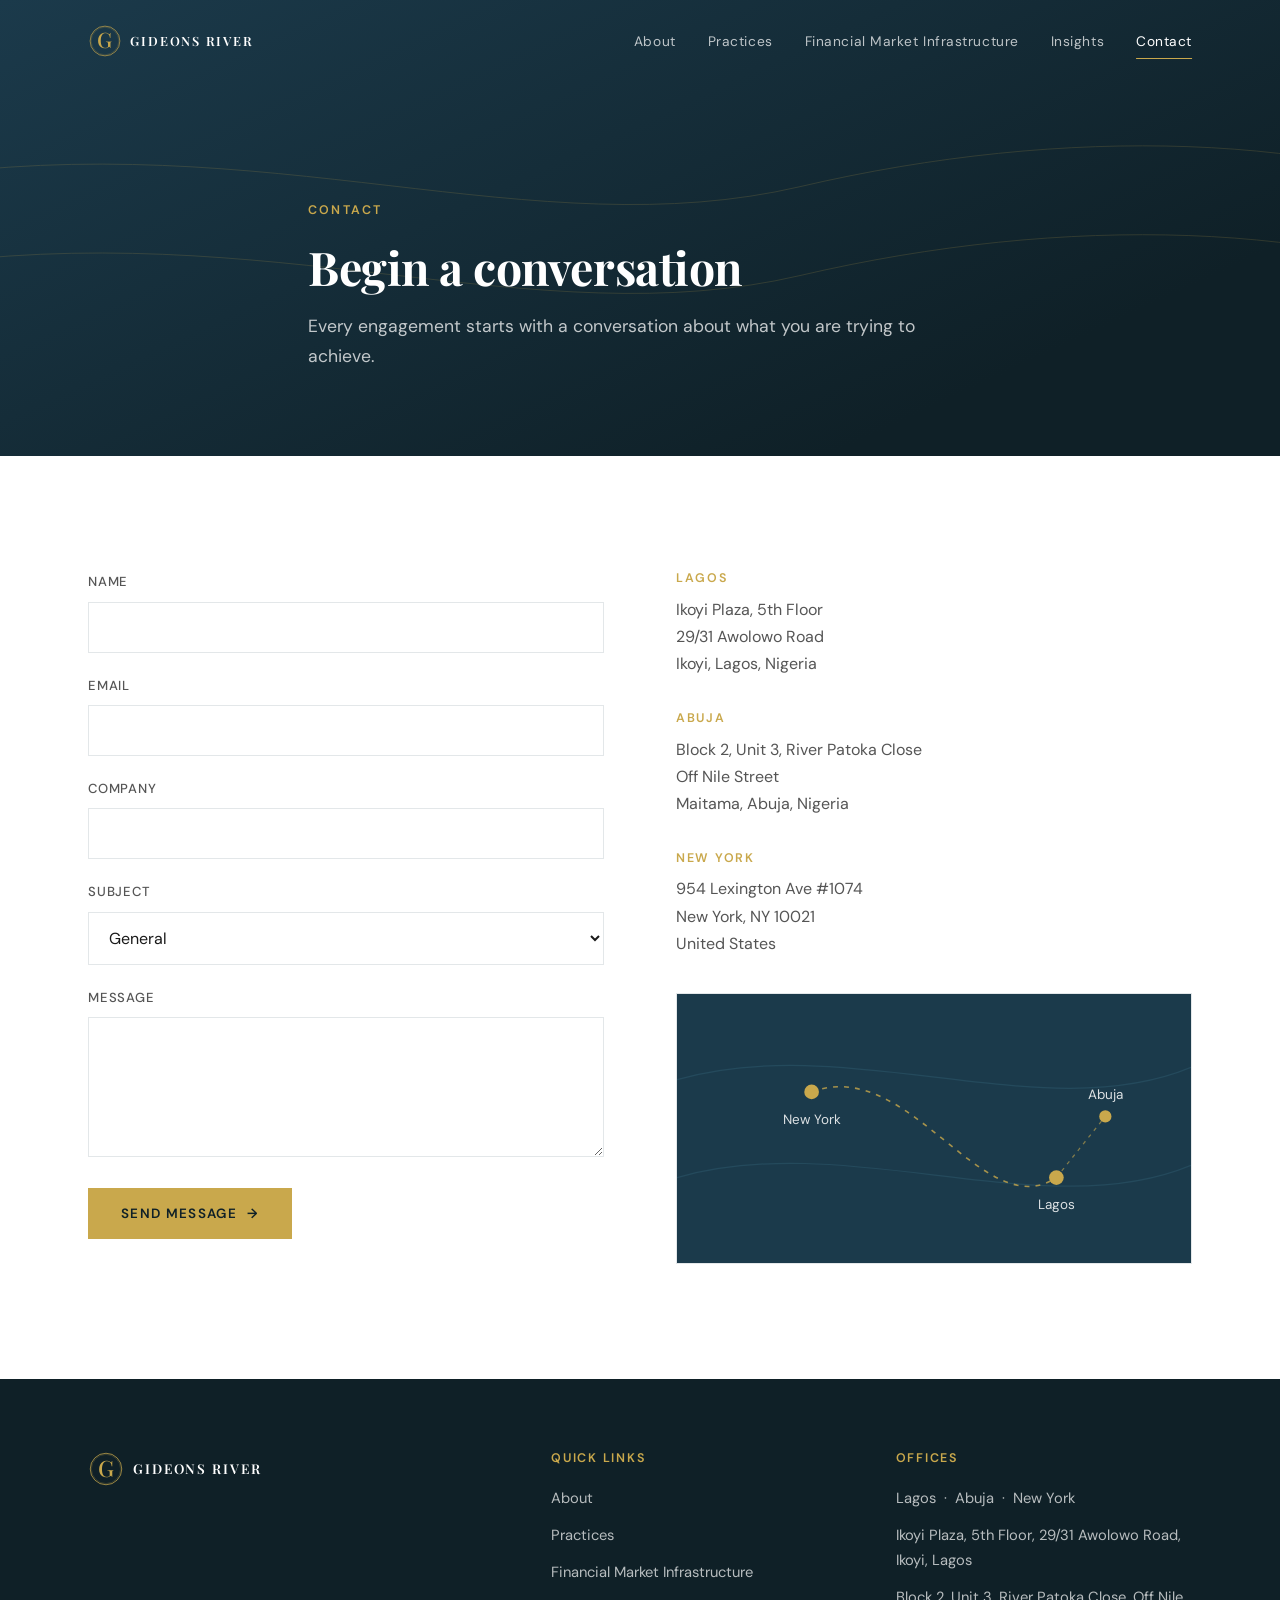
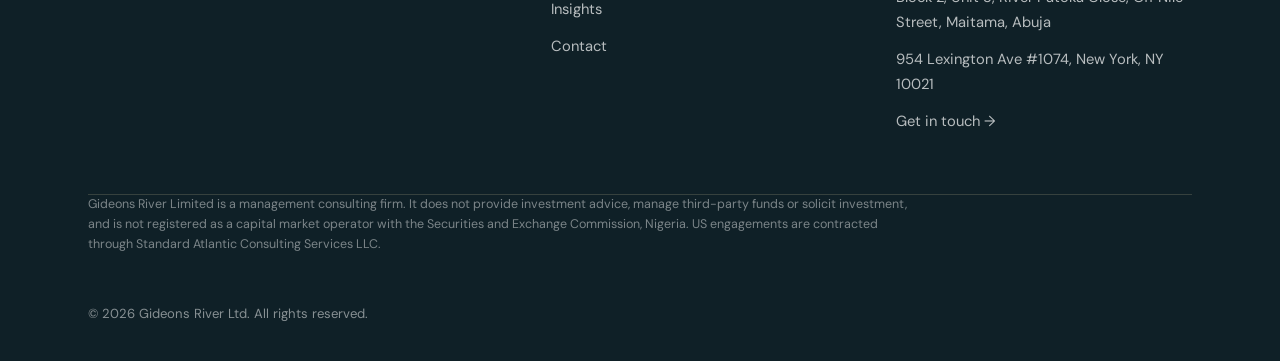
<file: contact.html>
<!DOCTYPE html>
<html lang="en">
<head>
  <meta charset="UTF-8" />
  <meta name="viewport" content="width=device-width, initial-scale=1.0" />
  <title>Contact — Gideons River</title>
  <meta name="description" content="Contact Gideons River — Lagos office and US correspondence. Financial market infrastructure consulting, management consulting and ventures across the US–Nigeria corridor." />
  <meta name="theme-color" content="#1B3A4B" />
  <link rel="icon" type="image/svg+xml" href="assets/favicon.svg" />
  <link rel="preconnect" href="https://fonts.googleapis.com">
  <link rel="preconnect" href="https://fonts.gstatic.com" crossorigin>
  <link rel="stylesheet" href="https://fonts.googleapis.com/css2?family=Playfair+Display:ital,wght@0,500;0,600;0,700;0,800;1,400;1,500;1,600&family=DM+Sans:opsz,wght@9..40,300;9..40,400;9..40,500;9..40,600&display=swap">
  <link rel="apple-touch-icon" href="assets/favicon.svg">
  <link rel="manifest" href="site.webmanifest">
  <link rel="canonical" href="https://gideonsriver.com/contact.html">
  <meta property="og:url" content="https://gideonsriver.com/contact.html">
  <meta property="og:image" content="https://gideonsriver.com/assets/og-image.png">
  <meta name="twitter:card" content="summary_large_image">
  <meta name="twitter:image" content="https://gideonsriver.com/assets/og-image.png">
  <meta property="og:title" content="Contact — Gideons River" />
  <meta property="og:type" content="website" />
  <link rel="stylesheet" href="assets/styles.css" />
  <style>
    .field { margin-bottom: 22px; }
    .field label { display:block; font-size:0.82rem; font-weight:500; letter-spacing:0.06em; text-transform:uppercase; color:var(--color-text-secondary); margin-bottom:8px; }
    .field input, .field select, .field textarea {
      width:100%; font-family:var(--font-body); font-size:1rem; color:var(--color-text);
      padding:14px 16px; border:1px solid var(--line-on-light); background:var(--color-white);
      border-radius:0; transition:border-color var(--transition); outline:none;
    }
    .field input:focus, .field select:focus, .field textarea:focus { border-color:var(--color-accent); box-shadow:0 0 0 3px rgba(201,168,76,0.14); }
    .field textarea { resize:vertical; min-height:140px; }
    .form-success { background:var(--color-surface-warm); border-left:3px solid var(--color-success); padding:28px 30px; }
    .form-success h3 { color:var(--color-primary); margin-bottom:8px; }
    .contact-detail { margin-bottom:34px; }
    .contact-detail h4 { font-family:var(--font-body); font-size:0.78rem; letter-spacing:0.14em; text-transform:uppercase; color:var(--color-accent); margin-bottom:10px; font-weight:600; }
    .contact-detail p, .contact-detail a { color:var(--color-text-secondary); font-size:1rem; display:block; }
    .contact-detail a:hover { color:var(--color-accent); }
  </style>
</head>
<body>

  <!-- NAV -->
  <header class="nav" id="nav">
    <div class="wrap">
      <a class="nav__logo" href="index.html" aria-label="Gideons River — home"><svg viewBox="0 0 250 48" xmlns="http://www.w3.org/2000/svg" role="img" aria-label="Gideons River"><g fill="none" stroke="#C9A84C"><circle cx="24" cy="24" r="21" stroke-width="1"/><circle cx="24" cy="24" r="19.4" stroke-width="0.5" opacity="0.5"/></g><text x="24" y="34" text-anchor="middle" font-family="'Playfair Display', Georgia, serif" font-weight="500" font-size="30" fill="#C9A84C">G</text><text x="60" y="31" font-family="'Playfair Display', Georgia, serif" font-weight="600" font-size="18" letter-spacing="2.5" fill="currentColor">GIDEONS RIVER</text></svg></a>
      <nav class="nav__links" aria-label="Primary">
        <a class="nav__link" href="about.html">About</a>
        <a class="nav__link" href="practices.html">Practices</a>
        <a class="nav__link" href="fmi.html">Financial Market Infrastructure</a>
        <a class="nav__link" href="insights.html">Insights</a>
        <a class="nav__link" href="contact.html" aria-current="page">Contact</a>
      </nav>
      <button class="nav__toggle" aria-label="Open menu" aria-expanded="false" aria-controls="mobile-menu"><span></span><span></span><span></span></button>
    </div>
  </header>
  <div class="nav__overlay" id="mobile-menu" role="dialog" aria-label="Menu">
    <a href="about.html">About</a><a href="practices.html">Practices</a><a href="fmi.html">Financial Market Infrastructure</a><a href="insights.html">Insights</a><a href="contact.html" aria-current="page">Contact</a>
  </div>

  <!-- PAGE HEADER -->
  <header class="page-header">
    <svg class="hero__bg-lines" viewBox="0 0 1440 600" preserveAspectRatio="xMidYMid slice" aria-hidden="true">
      <g fill="none" stroke="#C9A84C" stroke-width="1" opacity="0.5"><path d="M-100,200 C300,140 600,280 900,210 S1500,150 1700,240"/><path d="M-100,300 C300,240 600,380 900,310 S1500,250 1700,340"/></g>
    </svg>
    <div class="wrap page-header__inner">
      <span class="eyebrow reveal">Contact</span>
      <h1 class="reveal" data-delay="1">Begin a conversation</h1>
      <p class="reveal" data-delay="2">Every engagement starts with a conversation about what you are trying to achieve.</p>
    </div>
  </header>

  <!-- CONTACT -->
  <section>
    <div class="wrap">
      <div class="split" style="align-items:start;">

        <!-- FORM -->
        <div class="reveal">
          <!-- Form backend: FormSubmit (formsubmit.co). First submission triggers a one-time activation email to the destination address. -->
          <form id="contact-form" action="https://formsubmit.co/ajax/Ade@gideonsriver.com" method="POST" novalidate>
            <input type="hidden" name="_subject" value="Gideons River website enquiry" />
            <input type="hidden" name="_template" value="table" />
            <input type="text" name="_honey" style="display:none" tabindex="-1" autocomplete="off" />
            <div class="field">
              <label for="name">Name</label>
              <input type="text" id="name" name="name" autocomplete="name" required />
            </div>
            <div class="field">
              <label for="email">Email</label>
              <input type="email" id="email" name="email" autocomplete="email" required />
            </div>
            <div class="field">
              <label for="company">Company</label>
              <input type="text" id="company" name="company" autocomplete="organization" />
            </div>
            <div class="field">
              <label for="subject">Subject</label>
              <select id="subject" name="subject">
                <option value="Financial Market Infrastructure">Financial Market Infrastructure Consulting</option>
                <option value="Management Consulting">Management Consulting</option>
                <option value="Ventures">Ventures &amp; Partnerships</option>
                <option value="General" selected>General</option>
              </select>
            </div>
            <div class="field">
              <label for="message">Message</label>
              <textarea id="message" name="message" required></textarea>
            </div>
            <button type="submit" class="btn btn--primary">Send message <span class="arrow">→</span></button>
          </form>

          <div class="form-success" id="form-success" hidden>
            <h3>Thank you — your message is on its way.</h3>
            <p>We have received your note and typically reply within two business days.</p>
          </div>
        </div>

        <!-- DETAILS -->
        <div class="reveal" data-delay="1">
          <div class="contact-detail">
            <h4>Lagos</h4>
            <p>Ikoyi Plaza, 5th Floor<br/>29/31 Awolowo Road<br/>Ikoyi, Lagos, Nigeria</p>
          </div>
          <div class="contact-detail">
            <h4>Abuja</h4>
            <p>Block 2, Unit 3, River Patoka Close<br/>Off Nile Street<br/>Maitama, Abuja, Nigeria</p>
          </div>
          <div class="contact-detail">
            <h4>New York</h4>
            <p>954 Lexington Ave #1074<br/>New York, NY 10021<br/>United States</p>
          </div>
          <div aria-hidden="true" style="margin-top:36px;">
            <svg viewBox="0 0 420 220" fill="none" xmlns="http://www.w3.org/2000/svg" style="width:100%; border:1px solid var(--line-on-light);">
              <rect width="420" height="220" fill="#1B3A4B"/>
              <g stroke="#2E5A6E" stroke-width="1" opacity="0.5"><path d="M0,70 C140,30 300,110 420,60"/><path d="M0,150 C140,110 300,190 420,140"/></g>
              <circle cx="110" cy="80" r="6" fill="#C9A84C"/><text x="110" y="106" fill="#fff" font-family="'DM Sans',sans-serif" font-size="11" text-anchor="middle" opacity="0.85">New York</text>
              <circle cx="310" cy="150" r="6" fill="#C9A84C"/><text x="310" y="176" fill="#fff" font-family="'DM Sans',sans-serif" font-size="11" text-anchor="middle" opacity="0.85">Lagos</text>
              <circle cx="350" cy="100" r="5" fill="#C9A84C"/><text x="350" y="86" fill="#fff" font-family="'DM Sans',sans-serif" font-size="11" text-anchor="middle" opacity="0.85">Abuja</text><path d="M310,150 L350,100" stroke="#C9A84C" stroke-width="1" stroke-dasharray="3 4" opacity="0.6"/>
              <path d="M110,80 C190,50 250,190 310,150" stroke="#C9A84C" stroke-width="1.3" stroke-dasharray="4 5" opacity="0.8"/>
            </svg>
          </div>
        </div>

      </div>
    </div>
  </section>

  <!-- FOOTER -->
  <footer class="footer">
    <div class="wrap">
      <div class="footer__grid">
        <div class="footer__brand"><svg viewBox="0 0 250 48" xmlns="http://www.w3.org/2000/svg" role="img" aria-label="Gideons River"><g fill="none" stroke="#C9A84C"><circle cx="24" cy="24" r="21" stroke-width="1"/><circle cx="24" cy="24" r="19.4" stroke-width="0.5" opacity="0.5"/></g><text x="24" y="34" text-anchor="middle" font-family="'Playfair Display', Georgia, serif" font-weight="500" font-size="30" fill="#C9A84C">G</text><text x="60" y="31" font-family="'Playfair Display', Georgia, serif" font-weight="600" font-size="18" letter-spacing="2.5" fill="#FFFFFF">GIDEONS RIVER</text></svg>
        </div>
        <div class="footer__col">
          <h4>Quick Links</h4>
          <a href="about.html">About</a><a href="practices.html">Practices</a><a href="fmi.html">Financial Market Infrastructure</a><a href="insights.html">Insights</a><a href="contact.html">Contact</a>
        </div>
        <div class="footer__col">
          <h4>Offices</h4>
          <p>Lagos &nbsp;·&nbsp; Abuja &nbsp;·&nbsp; New York</p>
          <p>Ikoyi Plaza, 5th Floor, 29/31 Awolowo Road, Ikoyi, Lagos</p>
          <p>Block 2, Unit 3, River Patoka Close, Off Nile Street, Maitama, Abuja</p>
          <p>954 Lexington Ave #1074, New York, NY 10021</p>
          <a href="contact.html">Get in touch →</a>
        </div>
      </div>
      <p class="footer__legal">Gideons River Limited is a management consulting firm. It does not provide investment advice, manage third-party funds or solicit investment, and is not registered as a capital market operator with the Securities and Exchange Commission, Nigeria. US engagements are contracted through Standard Atlantic Consulting Services LLC.</p>
      <div class="footer__bottom">
        <p>© 2026 Gideons River Ltd. All rights reserved.</p>
      </div>
    </div>
  </footer>
  <script src="assets/main.js"></script>
  <script>
    // Pre-select subject from query string (?subject=Market%20Infrastructure)
    (function () {
      var params = new URLSearchParams(window.location.search);
      var s = params.get('subject');
      if (s) { var el = document.getElementById('subject'); if (el) { for (var i=0;i<el.options.length;i++){ if(el.options[i].value===s){el.selectedIndex=i;break;} } } }
    })();
  </script>
</body>
</html>
</file>
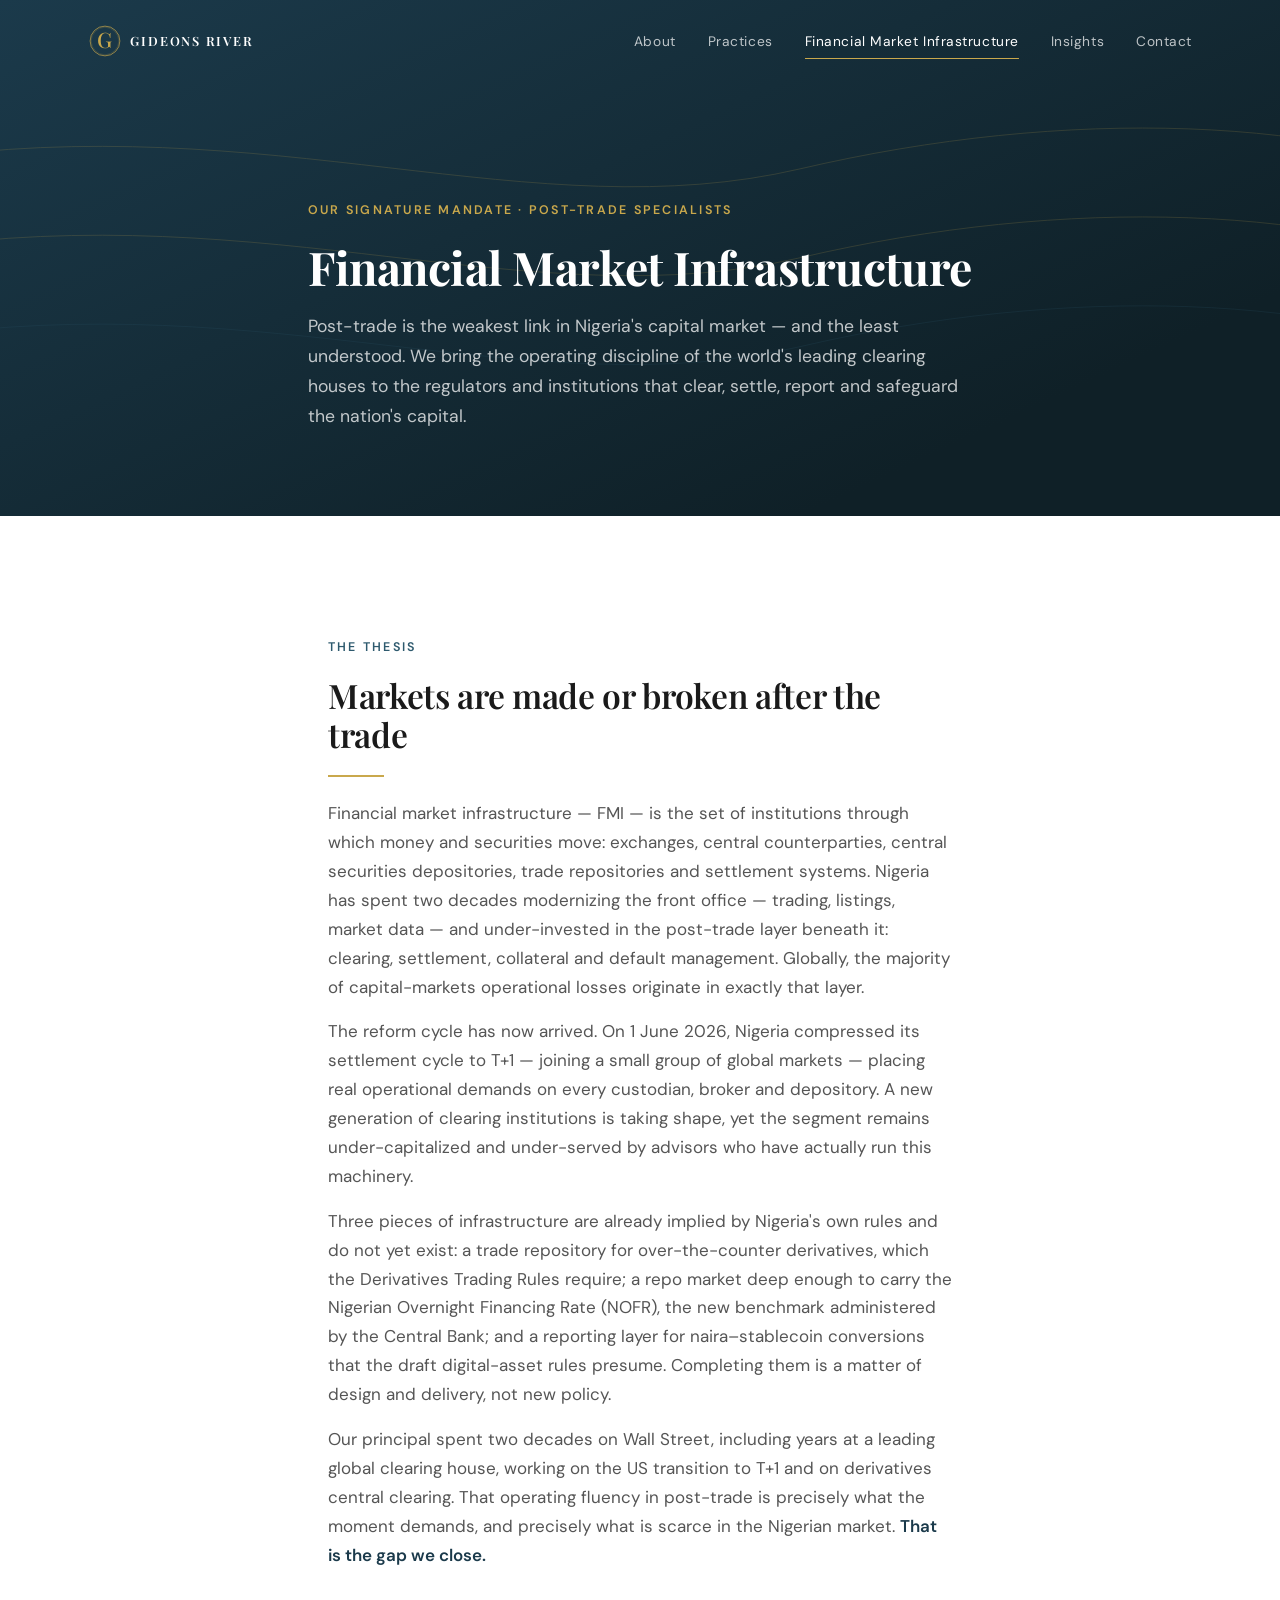
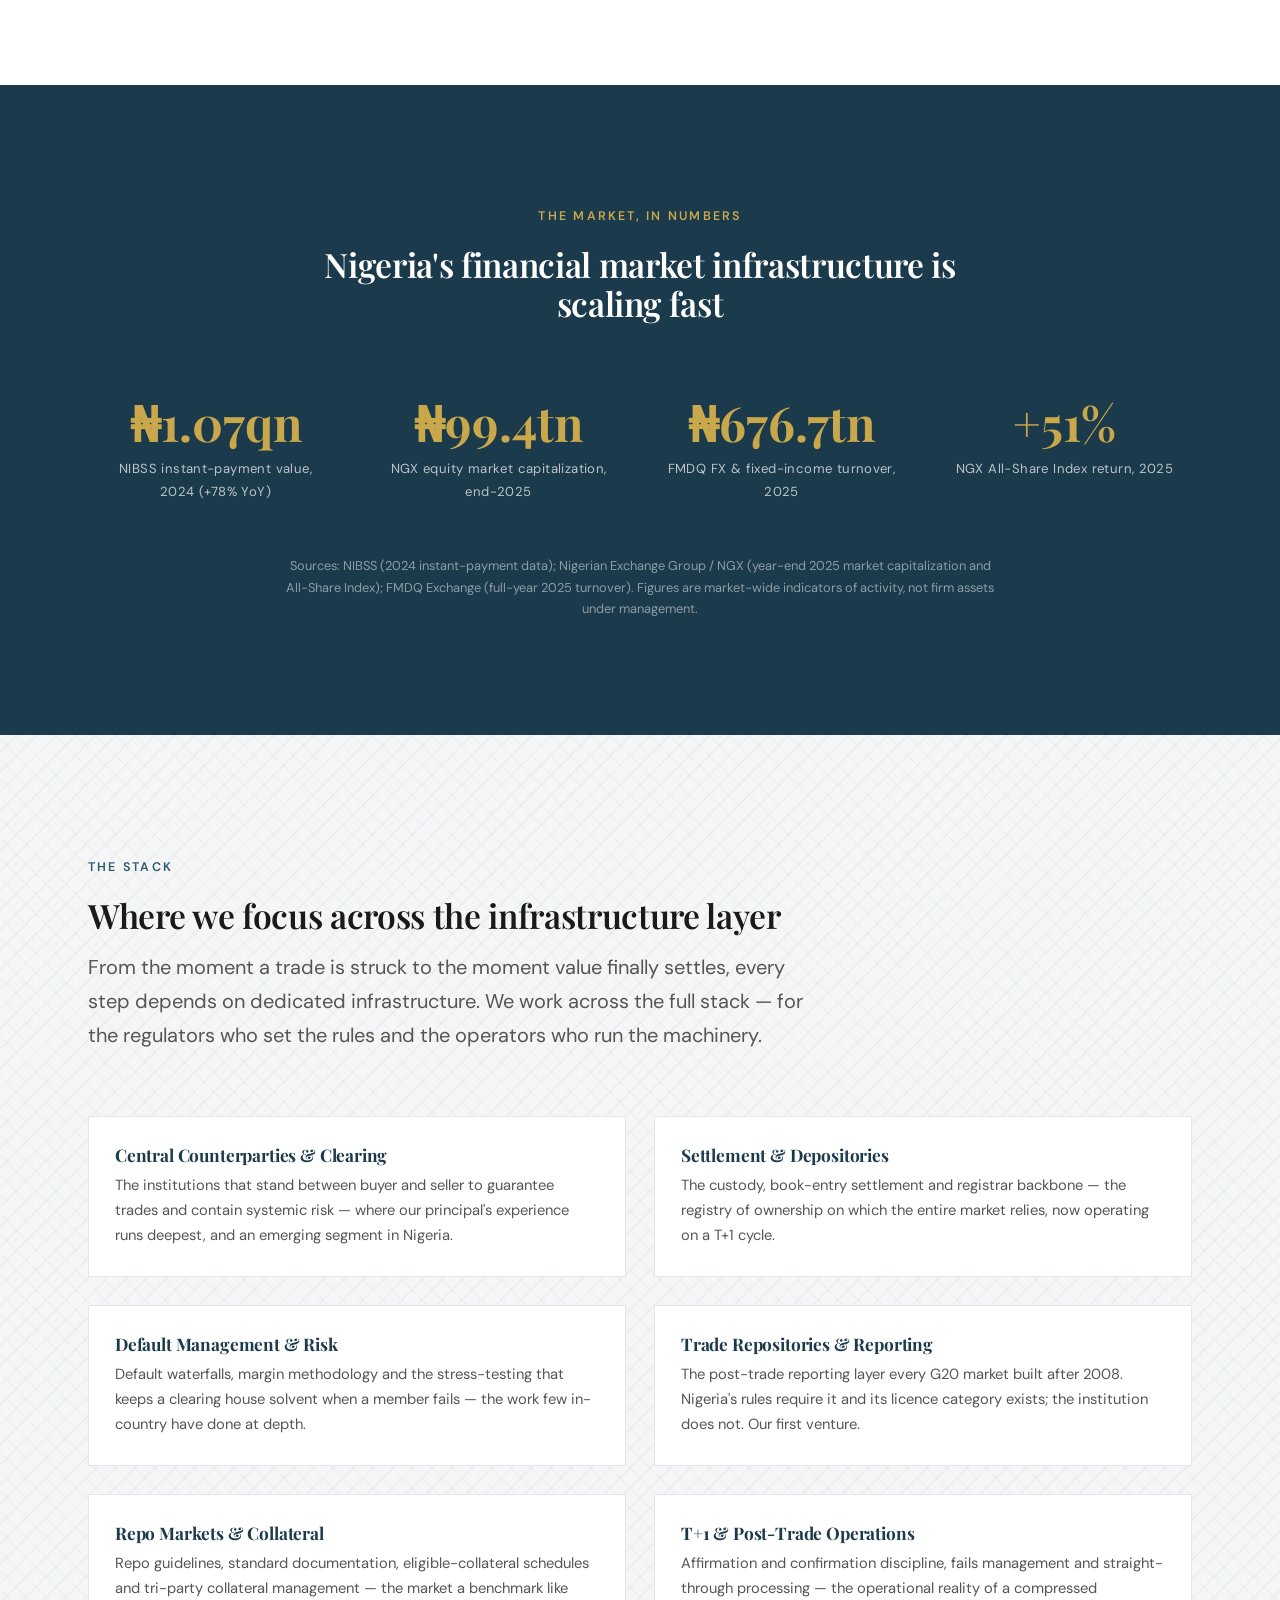
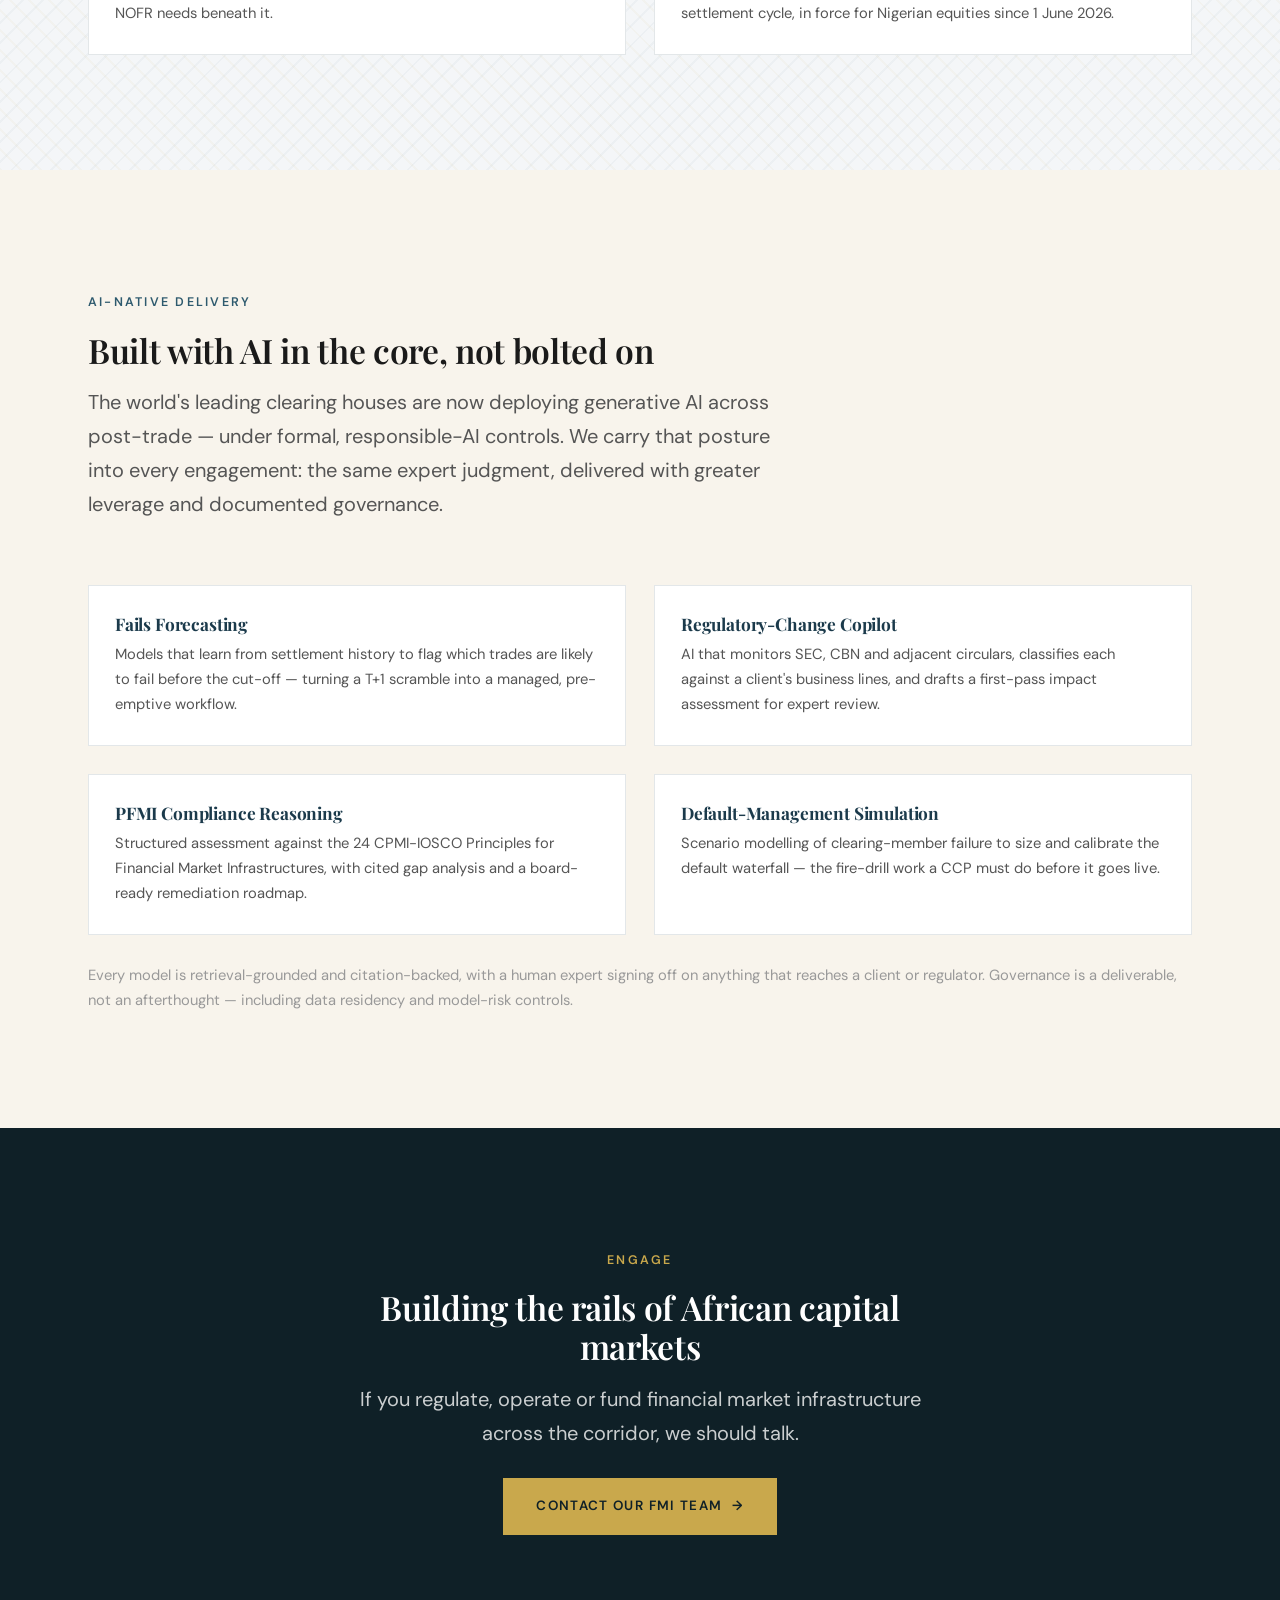
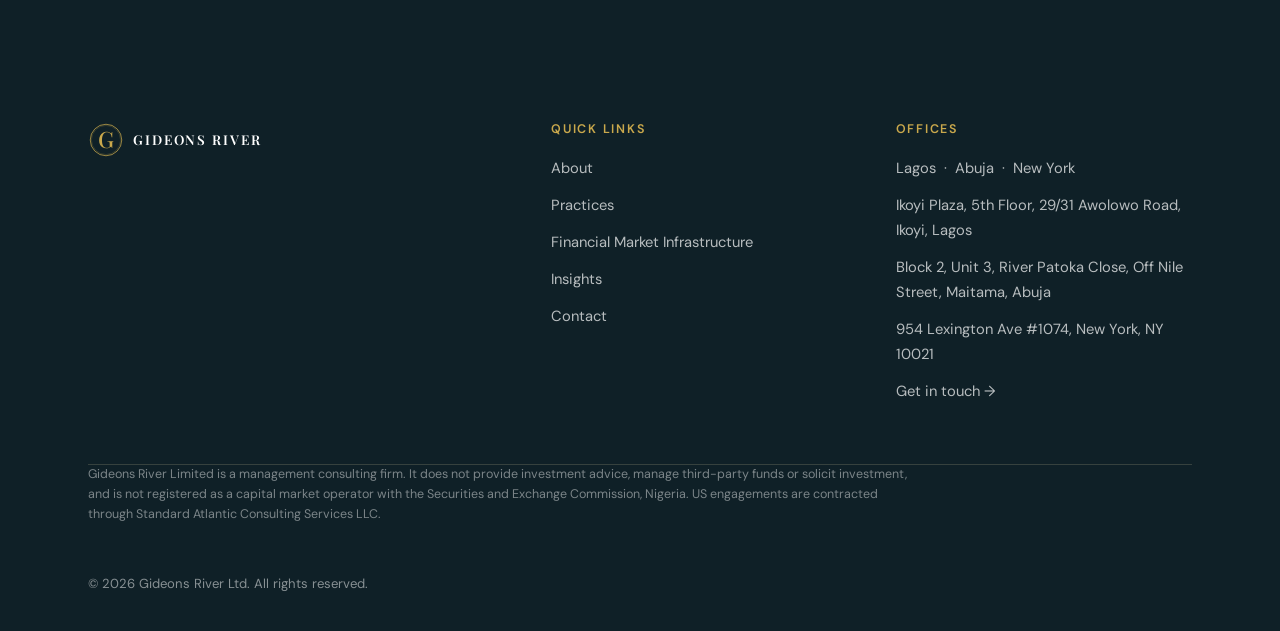
<file: fmi.html>
<!DOCTYPE html>
<html lang="en">
<head>
  <meta charset="UTF-8" />
  <meta name="viewport" content="width=device-width, initial-scale=1.0" />
  <title>Financial Market Infrastructure — Gideons River</title>
  <meta name="description" content="Gideons River is Nigeria's post-trade financial market infrastructure specialist — trade reporting, repo markets, clearing, settlement and T+1 — bringing the operating discipline of the world's leading clearing houses, with AI-native delivery, to regulators and operators." />
  <meta name="theme-color" content="#1B3A4B" />
  <link rel="icon" type="image/svg+xml" href="assets/favicon.svg" />
  <link rel="preconnect" href="https://fonts.googleapis.com">
  <link rel="preconnect" href="https://fonts.gstatic.com" crossorigin>
  <link rel="stylesheet" href="https://fonts.googleapis.com/css2?family=Playfair+Display:ital,wght@0,500;0,600;0,700;0,800;1,400;1,500;1,600&family=DM+Sans:opsz,wght@9..40,300;9..40,400;9..40,500;9..40,600&display=swap">
  <link rel="apple-touch-icon" href="assets/favicon.svg">
  <link rel="manifest" href="site.webmanifest">
  <link rel="canonical" href="https://gideonsriver.com/fmi.html">
  <meta property="og:url" content="https://gideonsriver.com/fmi.html">
  <meta property="og:image" content="https://gideonsriver.com/assets/og-image.png">
  <meta name="twitter:card" content="summary_large_image">
  <meta name="twitter:image" content="https://gideonsriver.com/assets/og-image.png">
  <meta property="og:title" content="Financial Market Infrastructure — Gideons River" />
  <meta property="og:description" content="The rails of African capital markets — and the infrastructure Nigeria's rules already imply." />
  <meta property="og:type" content="website" />
  <link rel="stylesheet" href="assets/styles.css" />
</head>
<body>

  <!-- NAV -->
  <header class="nav" id="nav">
    <div class="wrap">
      <a class="nav__logo" href="index.html" aria-label="Gideons River — home"><svg viewBox="0 0 250 48" xmlns="http://www.w3.org/2000/svg" role="img" aria-label="Gideons River"><g fill="none" stroke="#C9A84C"><circle cx="24" cy="24" r="21" stroke-width="1"/><circle cx="24" cy="24" r="19.4" stroke-width="0.5" opacity="0.5"/></g><text x="24" y="34" text-anchor="middle" font-family="'Playfair Display', Georgia, serif" font-weight="500" font-size="30" fill="#C9A84C">G</text><text x="60" y="31" font-family="'Playfair Display', Georgia, serif" font-weight="600" font-size="18" letter-spacing="2.5" fill="currentColor">GIDEONS RIVER</text></svg></a>
      <nav class="nav__links" aria-label="Primary">
        <a class="nav__link" href="about.html">About</a>
        <a class="nav__link" href="practices.html">Practices</a>
        <a class="nav__link" href="fmi.html" aria-current="page">Financial Market Infrastructure</a>
        <a class="nav__link" href="insights.html">Insights</a>
        <a class="nav__link" href="contact.html">Contact</a>
      </nav>
      <button class="nav__toggle" aria-label="Open menu" aria-expanded="false" aria-controls="mobile-menu"><span></span><span></span><span></span></button>
    </div>
  </header>
  <div class="nav__overlay" id="mobile-menu" role="dialog" aria-label="Menu">
    <a href="about.html">About</a><a href="practices.html">Practices</a><a href="fmi.html" aria-current="page">Financial Market Infrastructure</a><a href="insights.html">Insights</a><a href="contact.html">Contact</a>
  </div>

  <!-- PAGE HEADER -->
  <header class="page-header">
    <svg class="hero__bg-lines" viewBox="0 0 1440 600" preserveAspectRatio="xMidYMid slice" aria-hidden="true">
      <g fill="none" stroke="#C9A84C" stroke-width="1" opacity="0.5"><path d="M-100,180 C300,120 600,260 900,190 S1500,130 1700,220"/><path d="M-100,280 C300,220 600,360 900,290 S1500,230 1700,320"/></g>
      <g fill="none" stroke="#2E5A6E" stroke-width="1" opacity="0.55"><path d="M-100,380 C300,320 600,460 900,390 S1500,330 1700,420"/></g>
    </svg>
    <div class="wrap page-header__inner">
      <span class="eyebrow reveal">Our Signature Mandate · Post-Trade Specialists</span>
      <h1 class="reveal" data-delay="1">Financial Market Infrastructure</h1>
      <p class="reveal" data-delay="2">Post-trade is the weakest link in Nigeria's capital market — and the least understood. We bring the operating discipline of the world's leading clearing houses to the regulators and institutions that clear, settle, report and safeguard the nation's capital.</p>
    </div>
  </header>

  <!-- THESIS -->
  <section>
    <div class="wrap wrap--narrow reveal">
      <span class="eyebrow eyebrow--muted">The Thesis</span>
      <h2 class="mt-s">Markets are made or broken after the trade</h2>
      <hr class="rule-gold" />
      <p>Financial market infrastructure — FMI — is the set of institutions through which money and securities move: exchanges, central counterparties, central securities depositories, trade repositories and settlement systems. Nigeria has spent two decades modernizing the front office — trading, listings, market data — and under-invested in the post-trade layer beneath it: clearing, settlement, collateral and default management. Globally, the majority of capital-markets operational losses originate in exactly that layer.</p>
      <p class="mt-s">The reform cycle has now arrived. On 1 June 2026, Nigeria compressed its settlement cycle to T+1 — joining a small group of global markets — placing real operational demands on every custodian, broker and depository. A new generation of clearing institutions is taking shape, yet the segment remains under-capitalized and under-served by advisors who have actually run this machinery.</p>
      <p class="mt-s">Three pieces of infrastructure are already implied by Nigeria's own rules and do not yet exist: a trade repository for over-the-counter derivatives, which the Derivatives Trading Rules require; a repo market deep enough to carry the Nigerian Overnight Financing Rate (NOFR), the new benchmark administered by the Central Bank; and a reporting layer for naira–stablecoin conversions that the draft digital-asset rules presume. Completing them is a matter of design and delivery, not new policy.</p>
      <p class="mt-s">Our principal spent two decades on Wall Street, including years at a leading global clearing house, working on the US transition to T+1 and on derivatives central clearing. That operating fluency in post-trade is precisely what the moment demands, and precisely what is scarce in the Nigerian market. <strong style="color:var(--color-primary); font-weight:600;">That is the gap we close.</strong></p>
    </div>
  </section>

  <!-- MARKET METRICS -->
  <section class="section--navy">
    <div class="wrap">
      <div class="section-head center reveal" style="margin-inline:auto;">
        <span class="eyebrow">The Market, in Numbers</span>
        <h2 style="color:#fff;">Nigeria's financial market infrastructure is scaling fast</h2>
      </div>
      <div class="metrics">
        <div class="metric reveal"><div class="metric__value">₦1.07qn</div><div class="metric__label">NIBSS instant-payment value, 2024 (+78% YoY)</div></div>
        <div class="metric reveal" data-delay="1"><div class="metric__value">₦99.4tn</div><div class="metric__label">NGX equity market capitalization, end-2025</div></div>
        <div class="metric reveal" data-delay="2"><div class="metric__value">₦676.7tn</div><div class="metric__label">FMDQ FX &amp; fixed-income turnover, 2025</div></div>
        <div class="metric reveal" data-delay="3"><div class="metric__value">+51%</div><div class="metric__label">NGX All-Share Index return, 2025</div></div>
      </div>
      <p style="text-align:center; color:rgba(255,255,255,0.5); font-size:0.8rem; margin-top:40px; max-width:720px; margin-inline:auto;">Sources: NIBSS (2024 instant-payment data); Nigerian Exchange Group / NGX (year-end 2025 market capitalization and All-Share Index); FMDQ Exchange (full-year 2025 turnover). Figures are market-wide indicators of activity, not firm assets under management.</p>
    </div>
  </section>

  <!-- THE FMI STACK -->
  <section class="section--surface motif-textile">
    <div class="wrap">
      <div class="section-head reveal">
        <span class="eyebrow eyebrow--muted">The Stack</span>
        <h2>Where we focus across the infrastructure layer</h2>
        <p class="lead">From the moment a trade is struck to the moment value finally settles, every step depends on dedicated infrastructure. We work across the full stack — for the regulators who set the rules and the operators who run the machinery.</p>
      </div>
      <div class="grid grid--2">
        <div class="service-card reveal"><h4>Central Counterparties &amp; Clearing</h4><p>The institutions that stand between buyer and seller to guarantee trades and contain systemic risk — where our principal's experience runs deepest, and an emerging segment in Nigeria.</p></div>
        <div class="service-card reveal" data-delay="1"><h4>Settlement &amp; Depositories</h4><p>The custody, book-entry settlement and registrar backbone — the registry of ownership on which the entire market relies, now operating on a T+1 cycle.</p></div>
        <div class="service-card reveal"><h4>Default Management &amp; Risk</h4><p>Default waterfalls, margin methodology and the stress-testing that keeps a clearing house solvent when a member fails — the work few in-country have done at depth.</p></div>
        <div class="service-card reveal" data-delay="1"><h4>Trade Repositories &amp; Reporting</h4><p>The post-trade reporting layer every G20 market built after 2008. Nigeria's rules require it and its licence category exists; the institution does not. Our first venture.</p></div>
        <div class="service-card reveal"><h4>Repo Markets &amp; Collateral</h4><p>Repo guidelines, standard documentation, eligible-collateral schedules and tri-party collateral management — the market a benchmark like NOFR needs beneath it.</p></div>
        <div class="service-card reveal" data-delay="1"><h4>T+1 &amp; Post-Trade Operations</h4><p>Affirmation and confirmation discipline, fails management and straight-through processing — the operational reality of a compressed settlement cycle, in force for Nigerian equities since 1 June 2026.</p></div>
      </div>
    </div>
  </section>

  <!-- AI-NATIVE DELIVERY -->
  <section class="section--warm">
    <div class="wrap">
      <div class="section-head reveal">
        <span class="eyebrow eyebrow--muted">AI-Native Delivery</span>
        <h2>Built with AI in the core, not bolted on</h2>
        <p class="lead">The world's leading clearing houses are now deploying generative AI across post-trade — under formal, responsible-AI controls. We carry that posture into every engagement: the same expert judgment, delivered with greater leverage and documented governance.</p>
      </div>
      <div class="grid grid--2">
        <div class="service-card reveal"><h4>Fails Forecasting</h4><p>Models that learn from settlement history to flag which trades are likely to fail before the cut-off — turning a T+1 scramble into a managed, pre-emptive workflow.</p></div>
        <div class="service-card reveal" data-delay="1"><h4>Regulatory-Change Copilot</h4><p>AI that monitors SEC, CBN and adjacent circulars, classifies each against a client's business lines, and drafts a first-pass impact assessment for expert review.</p></div>
        <div class="service-card reveal"><h4>PFMI Compliance Reasoning</h4><p>Structured assessment against the 24 CPMI-IOSCO Principles for Financial Market Infrastructures, with cited gap analysis and a board-ready remediation roadmap.</p></div>
        <div class="service-card reveal" data-delay="1"><h4>Default-Management Simulation</h4><p>Scenario modelling of clearing-member failure to size and calibrate the default waterfall — the fire-drill work a CCP must do before it goes live.</p></div>
      </div>
      <p class="mt-m" style="font-size:0.92rem; color:var(--color-text-muted);">Every model is retrieval-grounded and citation-backed, with a human expert signing off on anything that reaches a client or regulator. Governance is a deliverable, not an afterthought — including data residency and model-risk controls.</p>
    </div>
  </section>

  <!-- CTA -->
  <section class="section--deep center">
    <div class="wrap wrap--narrow reveal">
      <span class="eyebrow">Engage</span>
      <h2 style="color:#fff;" class="mt-s">Building the rails of African capital markets</h2>
      <p class="lead mt-s" style="color:rgba(255,255,255,0.78);">If you regulate, operate or fund financial market infrastructure across the corridor, we should talk.</p>
      <a class="btn btn--primary mt-m" href="contact.html?subject=Market%20Infrastructure">Contact our FMI team <span class="arrow">→</span></a>
    </div>
  </section>

  <!-- FOOTER -->
  <footer class="footer">
    <div class="wrap">
      <div class="footer__grid">
        <div class="footer__brand"><svg viewBox="0 0 250 48" xmlns="http://www.w3.org/2000/svg" role="img" aria-label="Gideons River"><g fill="none" stroke="#C9A84C"><circle cx="24" cy="24" r="21" stroke-width="1"/><circle cx="24" cy="24" r="19.4" stroke-width="0.5" opacity="0.5"/></g><text x="24" y="34" text-anchor="middle" font-family="'Playfair Display', Georgia, serif" font-weight="500" font-size="30" fill="#C9A84C">G</text><text x="60" y="31" font-family="'Playfair Display', Georgia, serif" font-weight="600" font-size="18" letter-spacing="2.5" fill="#FFFFFF">GIDEONS RIVER</text></svg>
        </div>
        <div class="footer__col">
          <h4>Quick Links</h4>
          <a href="about.html">About</a><a href="practices.html">Practices</a><a href="fmi.html">Financial Market Infrastructure</a><a href="insights.html">Insights</a><a href="contact.html">Contact</a>
        </div>
        <div class="footer__col">
          <h4>Offices</h4>
          <p>Lagos &nbsp;·&nbsp; Abuja &nbsp;·&nbsp; New York</p>
          <p>Ikoyi Plaza, 5th Floor, 29/31 Awolowo Road, Ikoyi, Lagos</p>
          <p>Block 2, Unit 3, River Patoka Close, Off Nile Street, Maitama, Abuja</p>
          <p>954 Lexington Ave #1074, New York, NY 10021</p>
          <a href="contact.html">Get in touch →</a>
        </div>
      </div>
      <p class="footer__legal">Gideons River Limited is a management consulting firm. It does not provide investment advice, manage third-party funds or solicit investment, and is not registered as a capital market operator with the Securities and Exchange Commission, Nigeria. US engagements are contracted through Standard Atlantic Consulting Services LLC.</p>
      <div class="footer__bottom">
        <p>© 2026 Gideons River Ltd. All rights reserved.</p>
      </div>
    </div>
  </footer>
  <script src="assets/main.js"></script>
</body>
</html>
</file>
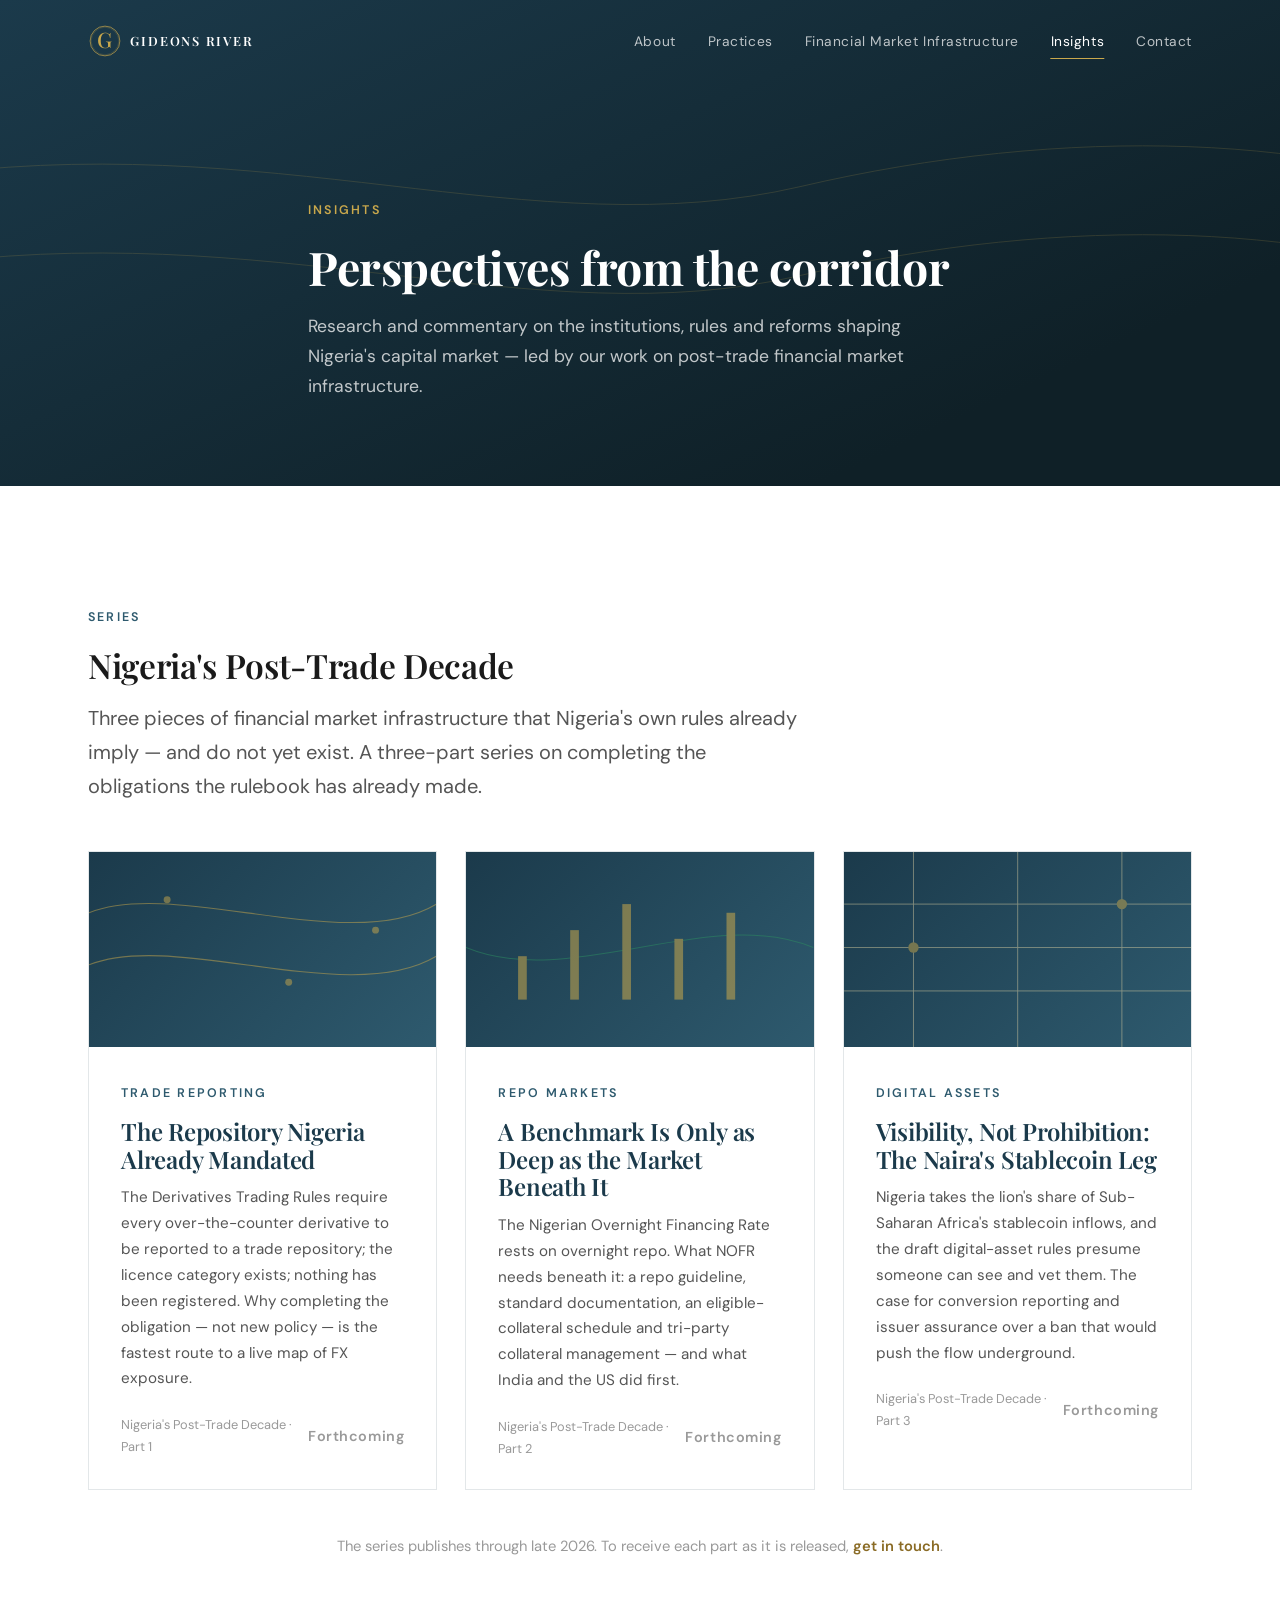
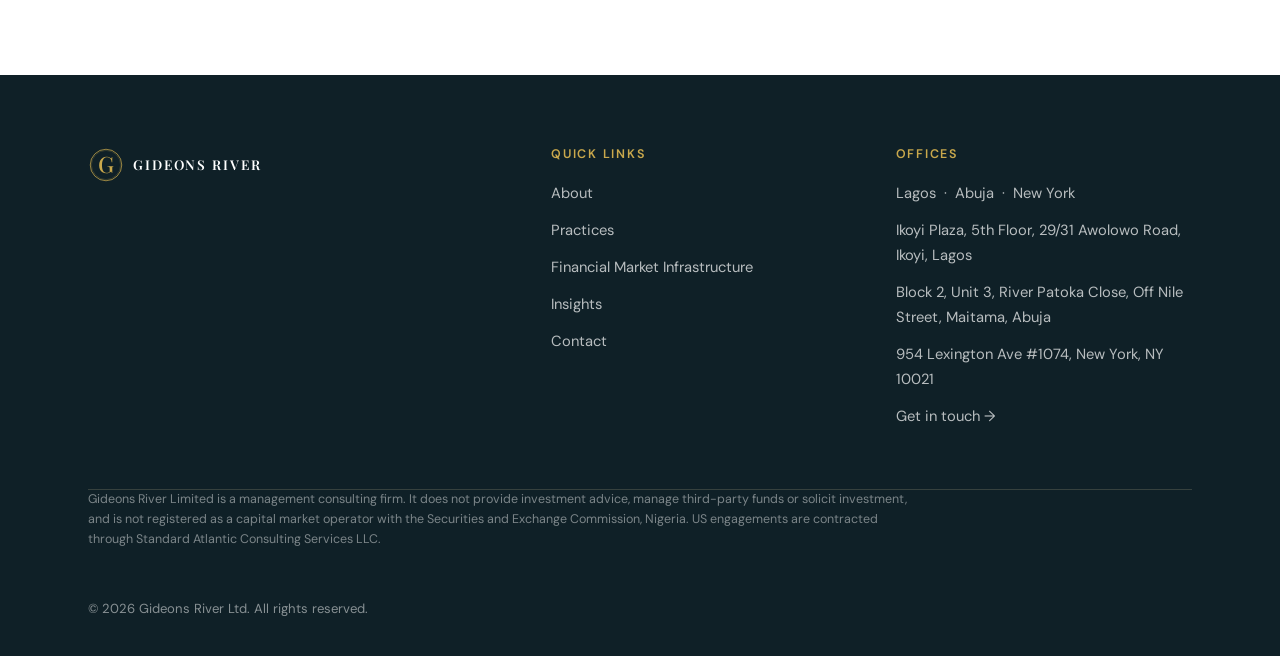
<file: insights.html>
<!DOCTYPE html>
<html lang="en">
<head>
  <meta charset="UTF-8" />
  <meta name="viewport" content="width=device-width, initial-scale=1.0" />
  <title>Insights — Gideons River</title>
  <meta name="description" content="Research on Nigeria's post-trade financial market infrastructure — trade reporting, repo markets and digital-asset reporting — from Gideons River." />
  <meta name="theme-color" content="#1B3A4B" />
  <link rel="icon" type="image/svg+xml" href="assets/favicon.svg" />
  <link rel="preconnect" href="https://fonts.googleapis.com">
  <link rel="preconnect" href="https://fonts.gstatic.com" crossorigin>
  <link rel="stylesheet" href="https://fonts.googleapis.com/css2?family=Playfair+Display:ital,wght@0,500;0,600;0,700;0,800;1,400;1,500;1,600&family=DM+Sans:opsz,wght@9..40,300;9..40,400;9..40,500;9..40,600&display=swap">
  <link rel="apple-touch-icon" href="assets/favicon.svg">
  <link rel="manifest" href="site.webmanifest">
  <link rel="canonical" href="https://gideonsriver.com/insights.html">
  <meta property="og:url" content="https://gideonsriver.com/insights.html">
  <meta property="og:image" content="https://gideonsriver.com/assets/og-image.png">
  <meta name="twitter:card" content="summary_large_image">
  <meta name="twitter:image" content="https://gideonsriver.com/assets/og-image.png">
  <meta property="og:title" content="Insights — Gideons River" />
  <meta property="og:type" content="website" />
  <link rel="stylesheet" href="assets/styles.css" />
</head>
<body>

  <!-- NAV -->
  <header class="nav" id="nav">
    <div class="wrap">
      <a class="nav__logo" href="index.html" aria-label="Gideons River — home"><svg viewBox="0 0 250 48" xmlns="http://www.w3.org/2000/svg" role="img" aria-label="Gideons River"><g fill="none" stroke="#C9A84C"><circle cx="24" cy="24" r="21" stroke-width="1"/><circle cx="24" cy="24" r="19.4" stroke-width="0.5" opacity="0.5"/></g><text x="24" y="34" text-anchor="middle" font-family="'Playfair Display', Georgia, serif" font-weight="500" font-size="30" fill="#C9A84C">G</text><text x="60" y="31" font-family="'Playfair Display', Georgia, serif" font-weight="600" font-size="18" letter-spacing="2.5" fill="currentColor">GIDEONS RIVER</text></svg></a>
      <nav class="nav__links" aria-label="Primary">
        <a class="nav__link" href="about.html">About</a>
        <a class="nav__link" href="practices.html">Practices</a>
        <a class="nav__link" href="fmi.html">Financial Market Infrastructure</a>
        <a class="nav__link" href="insights.html" aria-current="page">Insights</a>
        <a class="nav__link" href="contact.html">Contact</a>
      </nav>
      <button class="nav__toggle" aria-label="Open menu" aria-expanded="false" aria-controls="mobile-menu"><span></span><span></span><span></span></button>
    </div>
  </header>
  <div class="nav__overlay" id="mobile-menu" role="dialog" aria-label="Menu">
    <a href="about.html">About</a><a href="practices.html">Practices</a><a href="fmi.html">Financial Market Infrastructure</a><a href="insights.html" aria-current="page">Insights</a><a href="contact.html">Contact</a>
  </div>

  <!-- PAGE HEADER -->
  <header class="page-header">
    <svg class="hero__bg-lines" viewBox="0 0 1440 600" preserveAspectRatio="xMidYMid slice" aria-hidden="true">
      <g fill="none" stroke="#C9A84C" stroke-width="1" opacity="0.5"><path d="M-100,200 C300,140 600,280 900,210 S1500,150 1700,240"/><path d="M-100,300 C300,240 600,380 900,310 S1500,250 1700,340"/></g>
    </svg>
    <div class="wrap page-header__inner">
      <span class="eyebrow reveal">Insights</span>
      <h1 class="reveal" data-delay="1">Perspectives from the corridor</h1>
      <p class="reveal" data-delay="2">Research and commentary on the institutions, rules and reforms shaping Nigeria's capital market — led by our work on post-trade financial market infrastructure.</p>
    </div>
  </header>

  <!-- ARTICLE GRID -->
  <section>
    <div class="wrap">
      <div class="section-head reveal" style="margin-bottom:48px;">
        <span class="eyebrow eyebrow--muted">Series</span>
        <h2>Nigeria's Post-Trade Decade</h2>
        <p class="lead">Three pieces of financial market infrastructure that Nigeria's own rules already imply — and do not yet exist. A three-part series on completing the obligations the rulebook has already made.</p>
      </div>
      <div class="grid grid--3">

        <article class="pillar-card reveal" style="padding:0;">
          <div style="aspect-ratio:16/9; background:linear-gradient(135deg,#1B3A4B,#2E5A6E); position:relative; overflow:hidden;">
            <svg viewBox="0 0 400 225" preserveAspectRatio="none" aria-hidden="true" style="position:absolute;inset:0;width:100%;height:100%;opacity:0.5;"><g fill="none" stroke="#C9A84C" stroke-width="1.2"><path d="M0,70 C100,30 300,120 400,60"/><path d="M0,130 C100,90 300,180 400,120"/></g><g fill="#C9A84C"><circle cx="90" cy="55" r="4"/><circle cx="230" cy="150" r="4"/><circle cx="330" cy="90" r="4"/></g></svg>
          </div>
          <div style="padding:30px 32px;">
            <span class="eyebrow eyebrow--muted">Trade Reporting</span>
            <h3 style="color:var(--color-primary); margin:12px 0;">The Repository Nigeria Already Mandated</h3>
            <p style="font-size:0.95rem;">The Derivatives Trading Rules require every over-the-counter derivative to be reported to a trade repository; the licence category exists; nothing has been registered. Why completing the obligation — not new policy — is the fastest route to a live map of FX exposure.</p>
            <div style="display:flex; justify-content:space-between; align-items:center; margin-top:20px;">
              <span style="font-size:0.8rem; color:var(--color-text-muted);">Nigeria's Post-Trade Decade · Part 1</span>
              <span class="link-arrow" style="color:var(--color-text-muted); cursor:default;">Forthcoming</span>
            </div>
          </div>
        </article>

        <article class="pillar-card reveal" data-delay="1" style="padding:0;">
          <div style="aspect-ratio:16/9; background:linear-gradient(135deg,#1B3A4B,#2E5A6E); position:relative; overflow:hidden;">
            <svg viewBox="0 0 400 225" preserveAspectRatio="none" aria-hidden="true" style="position:absolute;inset:0;width:100%;height:100%;opacity:0.55;"><g fill="none" stroke="#2D8B61" stroke-width="1.2"><path d="M0,110 C120,160 280,60 400,110"/></g><g fill="#C9A84C"><rect x="60" y="120" width="10" height="50"/><rect x="120" y="90" width="10" height="80"/><rect x="180" y="60" width="10" height="110"/><rect x="240" y="100" width="10" height="70"/><rect x="300" y="70" width="10" height="100"/></g></svg>
          </div>
          <div style="padding:30px 32px;">
            <span class="eyebrow eyebrow--muted">Repo Markets</span>
            <h3 style="color:var(--color-primary); margin:12px 0;">A Benchmark Is Only as Deep as the Market Beneath It</h3>
            <p style="font-size:0.95rem;">The Nigerian Overnight Financing Rate rests on overnight repo. What NOFR needs beneath it: a repo guideline, standard documentation, an eligible-collateral schedule and tri-party collateral management — and what India and the US did first.</p>
            <div style="display:flex; justify-content:space-between; align-items:center; margin-top:20px;">
              <span style="font-size:0.8rem; color:var(--color-text-muted);">Nigeria's Post-Trade Decade · Part 2</span>
              <span class="link-arrow" style="color:var(--color-text-muted); cursor:default;">Forthcoming</span>
            </div>
          </div>
        </article>

        <article class="pillar-card reveal" data-delay="2" style="padding:0;">
          <div style="aspect-ratio:16/9; background:linear-gradient(135deg,#1B3A4B,#2E5A6E); position:relative; overflow:hidden;">
            <svg viewBox="0 0 400 225" preserveAspectRatio="none" aria-hidden="true" style="position:absolute;inset:0;width:100%;height:100%;opacity:0.5;"><g fill="none" stroke="#E8D9A8" stroke-width="1"><path d="M0,60 H400 M0,110 H400 M0,160 H400 M80,0 V225 M200,0 V225 M320,0 V225"/></g><g fill="#C9A84C"><circle cx="80" cy="110" r="6"/><circle cx="320" cy="60" r="6"/></g></svg>
          </div>
          <div style="padding:30px 32px;">
            <span class="eyebrow eyebrow--muted">Digital Assets</span>
            <h3 style="color:var(--color-primary); margin:12px 0;">Visibility, Not Prohibition: The Naira's Stablecoin Leg</h3>
            <p style="font-size:0.95rem;">Nigeria takes the lion's share of Sub-Saharan Africa's stablecoin inflows, and the draft digital-asset rules presume someone can see and vet them. The case for conversion reporting and issuer assurance over a ban that would push the flow underground.</p>
            <div style="display:flex; justify-content:space-between; align-items:center; margin-top:20px;">
              <span style="font-size:0.8rem; color:var(--color-text-muted);">Nigeria's Post-Trade Decade · Part 3</span>
              <span class="link-arrow" style="color:var(--color-text-muted); cursor:default;">Forthcoming</span>
            </div>
          </div>
        </article>

      </div>

      <div class="center mt-l reveal">
        <p style="color:var(--color-text-muted); font-size:0.92rem;">The series publishes through late 2026. To receive each part as it is released, <a class="text-accent" href="contact.html" style="font-weight:600;">get in touch</a>.</p>
      </div>
    </div>
  </section>

  <!-- FOOTER -->
  <footer class="footer">
    <div class="wrap">
      <div class="footer__grid">
        <div class="footer__brand"><svg viewBox="0 0 250 48" xmlns="http://www.w3.org/2000/svg" role="img" aria-label="Gideons River"><g fill="none" stroke="#C9A84C"><circle cx="24" cy="24" r="21" stroke-width="1"/><circle cx="24" cy="24" r="19.4" stroke-width="0.5" opacity="0.5"/></g><text x="24" y="34" text-anchor="middle" font-family="'Playfair Display', Georgia, serif" font-weight="500" font-size="30" fill="#C9A84C">G</text><text x="60" y="31" font-family="'Playfair Display', Georgia, serif" font-weight="600" font-size="18" letter-spacing="2.5" fill="#FFFFFF">GIDEONS RIVER</text></svg>
        </div>
        <div class="footer__col">
          <h4>Quick Links</h4>
          <a href="about.html">About</a><a href="practices.html">Practices</a><a href="fmi.html">Financial Market Infrastructure</a><a href="insights.html">Insights</a><a href="contact.html">Contact</a>
        </div>
        <div class="footer__col">
          <h4>Offices</h4>
          <p>Lagos &nbsp;·&nbsp; Abuja &nbsp;·&nbsp; New York</p>
          <p>Ikoyi Plaza, 5th Floor, 29/31 Awolowo Road, Ikoyi, Lagos</p>
          <p>Block 2, Unit 3, River Patoka Close, Off Nile Street, Maitama, Abuja</p>
          <p>954 Lexington Ave #1074, New York, NY 10021</p>
          <a href="contact.html">Get in touch →</a>
        </div>
      </div>
      <p class="footer__legal">Gideons River Limited is a management consulting firm. It does not provide investment advice, manage third-party funds or solicit investment, and is not registered as a capital market operator with the Securities and Exchange Commission, Nigeria. US engagements are contracted through Standard Atlantic Consulting Services LLC.</p>
      <div class="footer__bottom">
        <p>© 2026 Gideons River Ltd. All rights reserved.</p>
      </div>
    </div>
  </footer>
  <script src="assets/main.js"></script>
</body>
</html>
</file>
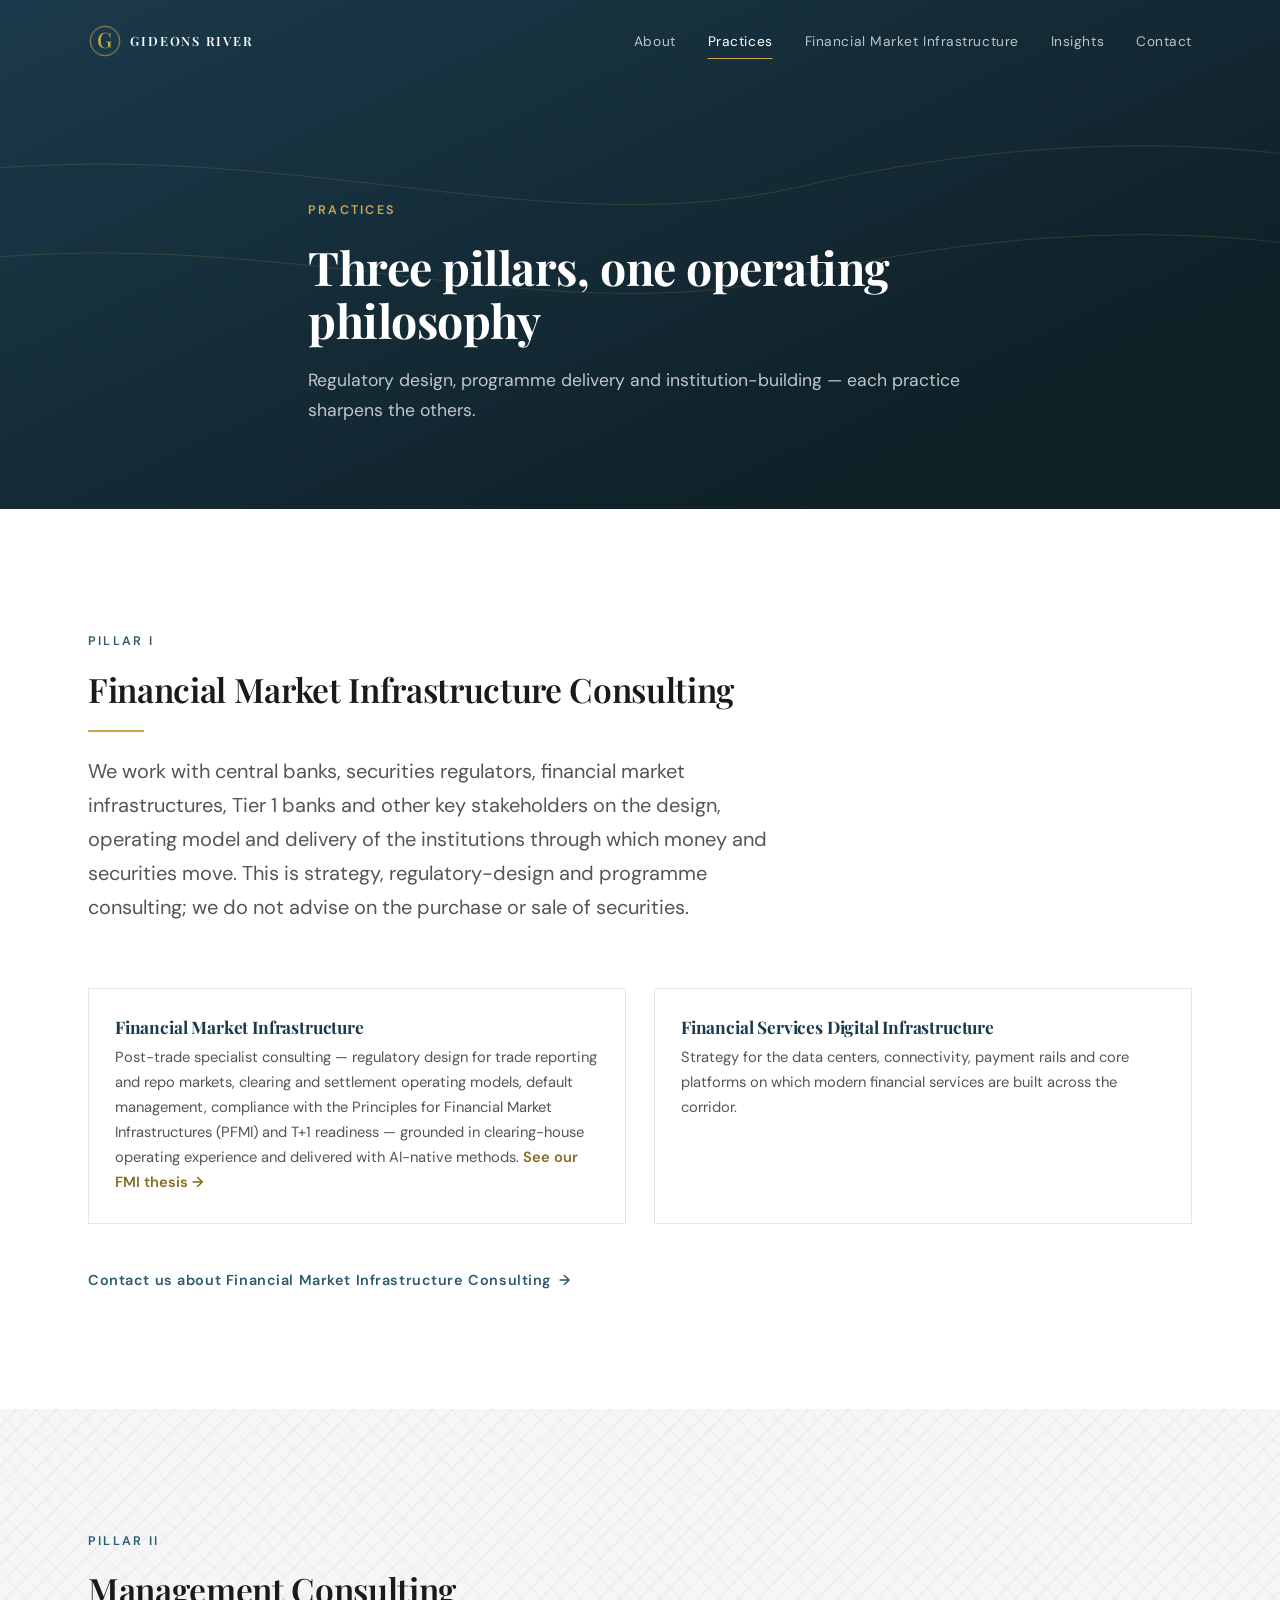
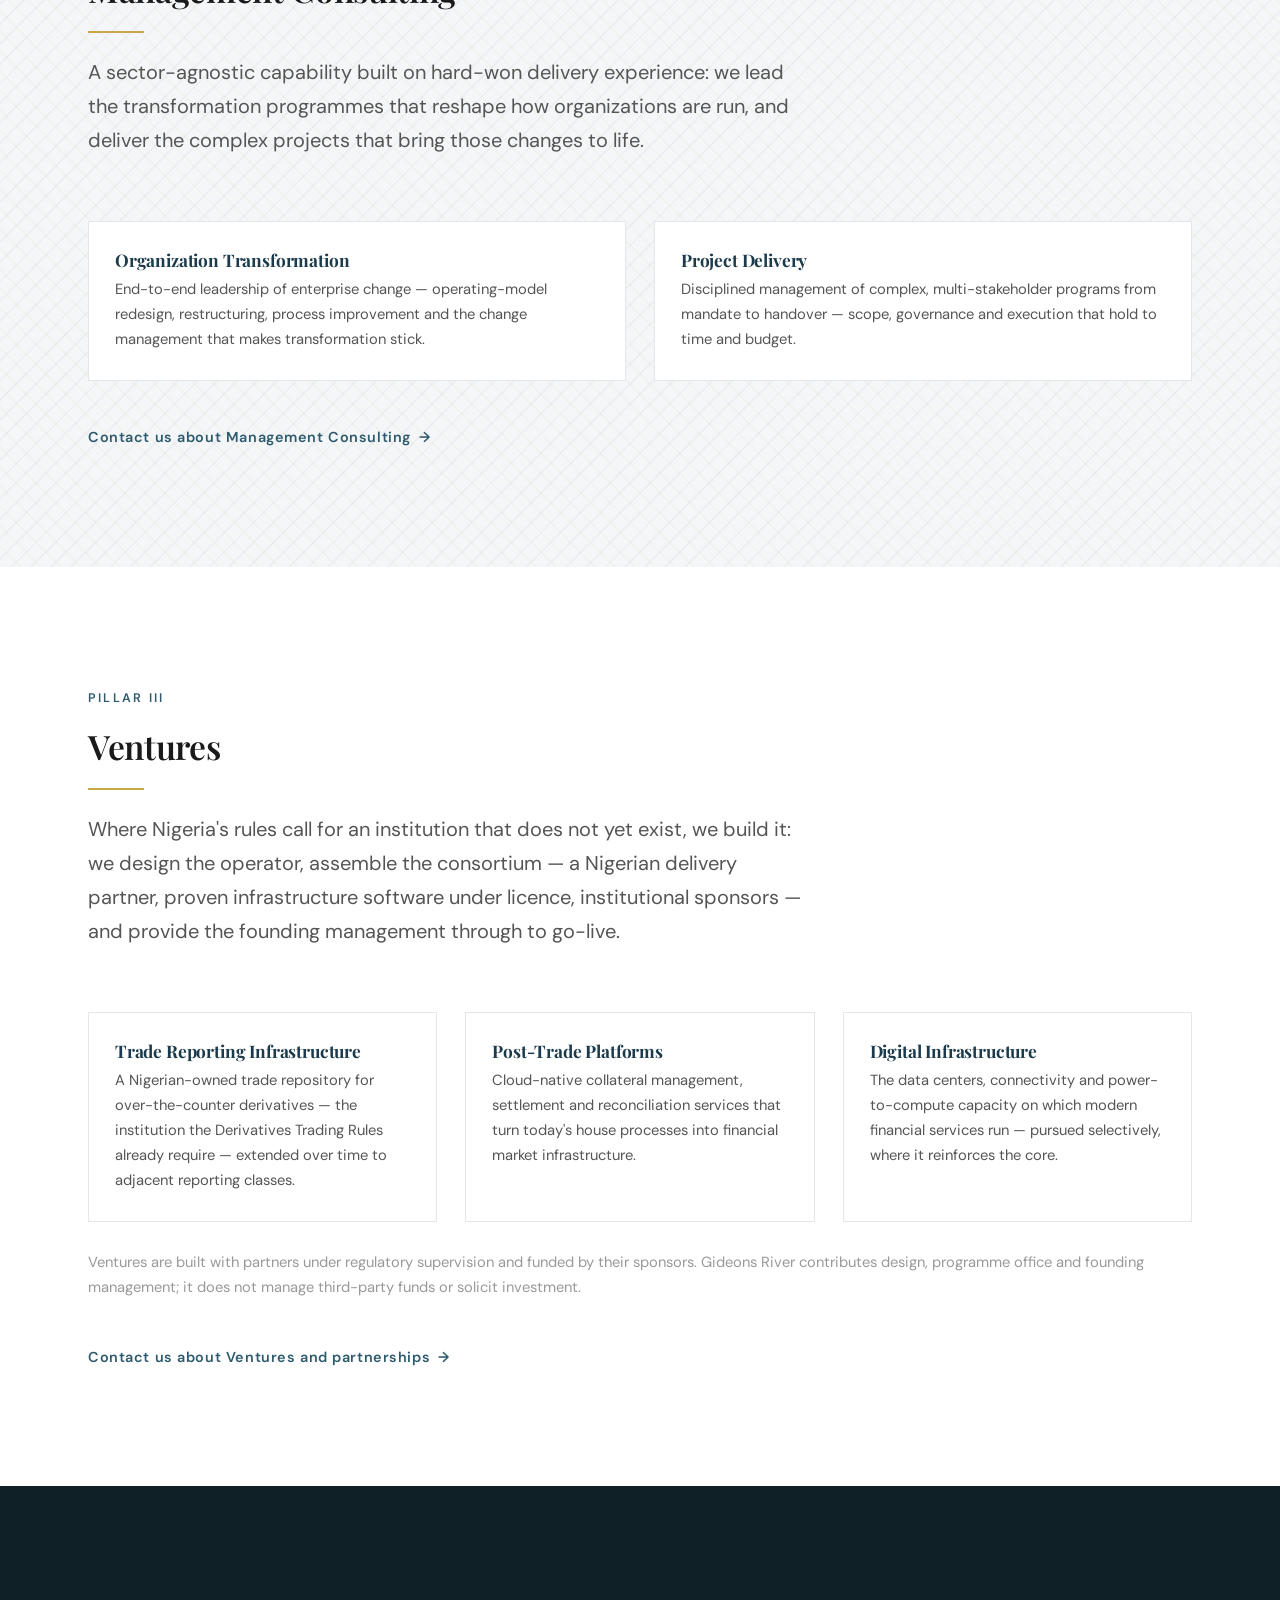
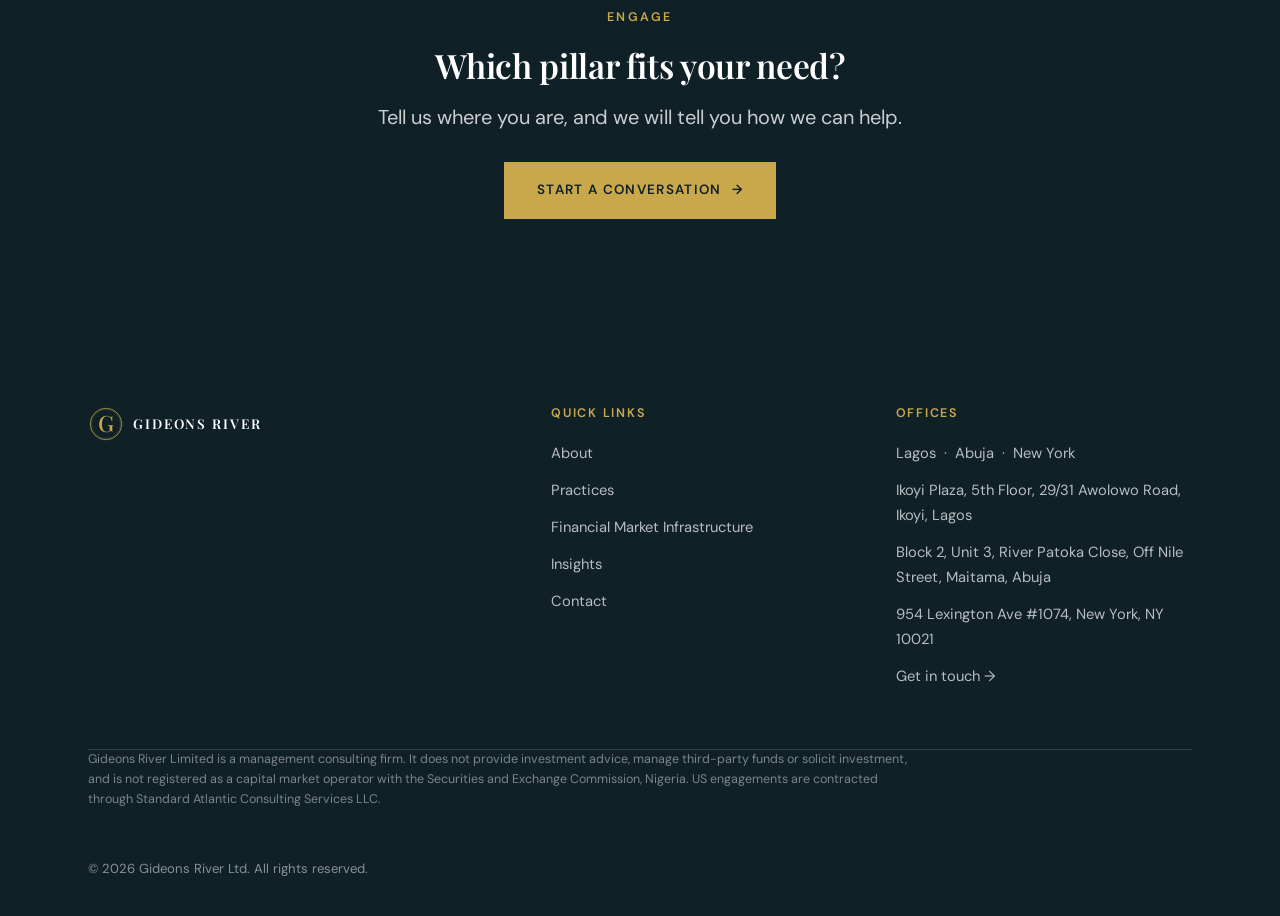
<file: practices.html>
<!DOCTYPE html>
<html lang="en">
<head>
  <meta charset="UTF-8" />
  <meta name="viewport" content="width=device-width, initial-scale=1.0" />
  <title>Practices — Gideons River</title>
  <meta name="description" content="Three pillars: Financial Market Infrastructure Consulting (post-trade, trade reporting, repo and the digital infrastructure of financial services), Management Consulting (organization transformation &amp; project delivery), and Ventures — across the US–Nigeria corridor." />
  <meta name="theme-color" content="#1B3A4B" />
  <link rel="icon" type="image/svg+xml" href="assets/favicon.svg" />
  <link rel="preconnect" href="https://fonts.googleapis.com">
  <link rel="preconnect" href="https://fonts.gstatic.com" crossorigin>
  <link rel="stylesheet" href="https://fonts.googleapis.com/css2?family=Playfair+Display:ital,wght@0,500;0,600;0,700;0,800;1,400;1,500;1,600&family=DM+Sans:opsz,wght@9..40,300;9..40,400;9..40,500;9..40,600&display=swap">
  <link rel="apple-touch-icon" href="assets/favicon.svg">
  <link rel="manifest" href="site.webmanifest">
  <link rel="canonical" href="https://gideonsriver.com/practices.html">
  <meta property="og:url" content="https://gideonsriver.com/practices.html">
  <meta property="og:image" content="https://gideonsriver.com/assets/og-image.png">
  <meta name="twitter:card" content="summary_large_image">
  <meta name="twitter:image" content="https://gideonsriver.com/assets/og-image.png">
  <meta property="og:title" content="Practices — Gideons River" />
  <meta property="og:type" content="website" />
  <link rel="stylesheet" href="assets/styles.css" />
</head>
<body>

  <!-- NAV -->
  <header class="nav" id="nav">
    <div class="wrap">
      <a class="nav__logo" href="index.html" aria-label="Gideons River — home"><svg viewBox="0 0 250 48" xmlns="http://www.w3.org/2000/svg" role="img" aria-label="Gideons River"><g fill="none" stroke="#C9A84C"><circle cx="24" cy="24" r="21" stroke-width="1"/><circle cx="24" cy="24" r="19.4" stroke-width="0.5" opacity="0.5"/></g><text x="24" y="34" text-anchor="middle" font-family="'Playfair Display', Georgia, serif" font-weight="500" font-size="30" fill="#C9A84C">G</text><text x="60" y="31" font-family="'Playfair Display', Georgia, serif" font-weight="600" font-size="18" letter-spacing="2.5" fill="currentColor">GIDEONS RIVER</text></svg></a>
      <nav class="nav__links" aria-label="Primary">
        <a class="nav__link" href="about.html">About</a>
        <a class="nav__link" href="practices.html" aria-current="page">Practices</a>
        <a class="nav__link" href="fmi.html">Financial Market Infrastructure</a>
        <a class="nav__link" href="insights.html">Insights</a>
        <a class="nav__link" href="contact.html">Contact</a>
      </nav>
      <button class="nav__toggle" aria-label="Open menu" aria-expanded="false" aria-controls="mobile-menu"><span></span><span></span><span></span></button>
    </div>
  </header>
  <div class="nav__overlay" id="mobile-menu" role="dialog" aria-label="Menu">
    <a href="about.html">About</a><a href="practices.html" aria-current="page">Practices</a><a href="fmi.html">Financial Market Infrastructure</a><a href="insights.html">Insights</a><a href="contact.html">Contact</a>
  </div>

  <!-- PAGE HEADER -->
  <header class="page-header">
    <svg class="hero__bg-lines" viewBox="0 0 1440 600" preserveAspectRatio="xMidYMid slice" aria-hidden="true">
      <g fill="none" stroke="#C9A84C" stroke-width="1" opacity="0.5"><path d="M-100,200 C300,140 600,280 900,210 S1500,150 1700,240"/><path d="M-100,300 C300,240 600,380 900,310 S1500,250 1700,340"/></g>
    </svg>
    <div class="wrap page-header__inner">
      <span class="eyebrow reveal">Practices</span>
      <h1 class="reveal" data-delay="1">Three pillars, one operating philosophy</h1>
      <p class="reveal" data-delay="2">Regulatory design, programme delivery and institution-building — each practice sharpens the others.</p>
    </div>
  </header>

  <!-- PILLAR I — ADVISORY -->
  <section id="market-infrastructure">
    <div class="wrap">
      <div class="section-head reveal">
        <span class="eyebrow eyebrow--muted">Pillar I</span>
        <h2>Financial Market Infrastructure Consulting</h2>
        <hr class="rule-gold" />
        <p class="lead">We work with central banks, securities regulators, financial market infrastructures, Tier 1 banks and other key stakeholders on the design, operating model and delivery of the institutions through which money and securities move. This is strategy, regulatory-design and programme consulting; we do not advise on the purchase or sale of securities.</p>
      </div>
      <div class="grid grid--2">
        <div class="service-card reveal"><h4>Financial Market Infrastructure</h4><p>Post-trade specialist consulting — regulatory design for trade reporting and repo markets, clearing and settlement operating models, default management, compliance with the Principles for Financial Market Infrastructures (PFMI) and T+1 readiness — grounded in clearing-house operating experience and delivered with AI-native methods. <a class="text-accent" href="fmi.html" style="font-weight:600;">See our FMI thesis →</a></p></div>
        <div class="service-card reveal" data-delay="1"><h4>Financial Services Digital Infrastructure</h4><p>Strategy for the data centers, connectivity, payment rails and core platforms on which modern financial services are built across the corridor.</p></div>
      </div>
      <a class="link-arrow mt-l" href="contact.html?subject=Market%20Infrastructure">Contact us about Financial Market Infrastructure Consulting <span class="arrow">→</span></a>
    </div>
  </section>

  <!-- PILLAR II — MANAGEMENT CONSULTING -->
  <section id="consulting" class="section--surface motif-textile">
    <div class="wrap">
      <div class="section-head reveal">
        <span class="eyebrow eyebrow--muted">Pillar II</span>
        <h2>Management Consulting</h2>
        <hr class="rule-gold" />
        <p class="lead">A sector-agnostic capability built on hard-won delivery experience: we lead the transformation programmes that reshape how organizations are run, and deliver the complex projects that bring those changes to life.</p>
      </div>
      <div class="grid grid--2">
        <div class="service-card reveal"><h4>Organization Transformation</h4><p>End-to-end leadership of enterprise change — operating-model redesign, restructuring, process improvement and the change management that makes transformation stick.</p></div>
        <div class="service-card reveal" data-delay="1"><h4>Project Delivery</h4><p>Disciplined management of complex, multi-stakeholder programs from mandate to handover — scope, governance and execution that hold to time and budget.</p></div>
      </div>
      <a class="link-arrow mt-l" href="contact.html?subject=Management%20Consulting">Contact us about Management Consulting <span class="arrow">→</span></a>
    </div>
  </section>

  <!-- PILLAR III — PRINCIPAL INVESTMENTS -->
  <section id="ventures">
    <div class="wrap">
      <div class="section-head reveal">
        <span class="eyebrow eyebrow--muted">Pillar III</span>
        <h2>Ventures</h2>
        <hr class="rule-gold" />
        <p class="lead">Where Nigeria's rules call for an institution that does not yet exist, we build it: we design the operator, assemble the consortium — a Nigerian delivery partner, proven infrastructure software under licence, institutional sponsors — and provide the founding management through to go-live.</p>
      </div>
      <div class="grid grid--3">
        <div class="service-card reveal"><h4>Trade Reporting Infrastructure</h4><p>A Nigerian-owned trade repository for over-the-counter derivatives — the institution the Derivatives Trading Rules already require — extended over time to adjacent reporting classes.</p></div>
        <div class="service-card reveal" data-delay="1"><h4>Post-Trade Platforms</h4><p>Cloud-native collateral management, settlement and reconciliation services that turn today's house processes into financial market infrastructure.</p></div>
        <div class="service-card reveal" data-delay="2"><h4>Digital Infrastructure</h4><p>The data centers, connectivity and power-to-compute capacity on which modern financial services run — pursued selectively, where it reinforces the core.</p></div>
      </div>
      <p class="mt-m" style="font-size:0.92rem; color:var(--color-text-muted);">Ventures are built with partners under regulatory supervision and funded by their sponsors. Gideons River contributes design, programme office and founding management; it does not manage third-party funds or solicit investment.</p>
      <a class="link-arrow mt-l" href="contact.html?subject=Ventures">Contact us about Ventures and partnerships <span class="arrow">→</span></a>
    </div>
  </section>

  <!-- CTA -->
  <section class="section--deep center">
    <div class="wrap wrap--narrow reveal">
      <span class="eyebrow">Engage</span>
      <h2 style="color:#fff;" class="mt-s">Which pillar fits your need?</h2>
      <p class="lead mt-s" style="color:rgba(255,255,255,0.78);">Tell us where you are, and we will tell you how we can help.</p>
      <a class="btn btn--primary mt-m" href="contact.html">Start a conversation <span class="arrow">→</span></a>
    </div>
  </section>

  <!-- FOOTER -->
  <footer class="footer">
    <div class="wrap">
      <div class="footer__grid">
        <div class="footer__brand"><svg viewBox="0 0 250 48" xmlns="http://www.w3.org/2000/svg" role="img" aria-label="Gideons River"><g fill="none" stroke="#C9A84C"><circle cx="24" cy="24" r="21" stroke-width="1"/><circle cx="24" cy="24" r="19.4" stroke-width="0.5" opacity="0.5"/></g><text x="24" y="34" text-anchor="middle" font-family="'Playfair Display', Georgia, serif" font-weight="500" font-size="30" fill="#C9A84C">G</text><text x="60" y="31" font-family="'Playfair Display', Georgia, serif" font-weight="600" font-size="18" letter-spacing="2.5" fill="#FFFFFF">GIDEONS RIVER</text></svg>
        </div>
        <div class="footer__col">
          <h4>Quick Links</h4>
          <a href="about.html">About</a><a href="practices.html">Practices</a><a href="fmi.html">Financial Market Infrastructure</a><a href="insights.html">Insights</a><a href="contact.html">Contact</a>
        </div>
        <div class="footer__col">
          <h4>Offices</h4>
          <p>Lagos &nbsp;·&nbsp; Abuja &nbsp;·&nbsp; New York</p>
          <p>Ikoyi Plaza, 5th Floor, 29/31 Awolowo Road, Ikoyi, Lagos</p>
          <p>Block 2, Unit 3, River Patoka Close, Off Nile Street, Maitama, Abuja</p>
          <p>954 Lexington Ave #1074, New York, NY 10021</p>
          <a href="contact.html">Get in touch →</a>
        </div>
      </div>
      <p class="footer__legal">Gideons River Limited is a management consulting firm. It does not provide investment advice, manage third-party funds or solicit investment, and is not registered as a capital market operator with the Securities and Exchange Commission, Nigeria. US engagements are contracted through Standard Atlantic Consulting Services LLC.</p>
      <div class="footer__bottom">
        <p>© 2026 Gideons River Ltd. All rights reserved.</p>
      </div>
    </div>
  </footer>
  <script src="assets/main.js"></script>
</body>
</html>
</file>
<file: assets/styles.css>
/* ═══════════════════════════════════════════════════════════════════
   GIDEONS RIVER — Design System
   Principal Investment & Advisory · US–Nigeria Corridor
   Typography: Playfair Display (display) · DM Sans (body/UI)
   ═══════════════════════════════════════════════════════════════════ */

/* Fonts are loaded via <link rel="preconnect"> + <link rel="stylesheet"> in each page <head>
   (non-render-blocking). Do not re-add @import here — it would double-load and block paint. */

/* ── Design Tokens ── */
:root {
  /* Palette */
  --color-primary:        #1B3A4B;
  --color-primary-dark:   #0F2027;
  --color-secondary:      #2E5A6E;
  --color-accent:         #C9A84C;
  --color-accent-light:   #E8D9A8;
  --color-accent-ink:     #8A6B25; /* darker brass — for gold text on light bg (WCAG AA) */
  --color-surface:        #F4F6F8;
  --color-surface-warm:   #F8F4EC;
  --color-text:           #1A1A1A;
  --color-text-secondary: #555555;
  --color-text-muted:     #999999;
  --color-success:        #2D8B61;
  --color-white:          #FFFFFF;

  /* Derived */
  --navy-glass:           rgba(15, 32, 39, 0.92);
  --line-on-dark:         rgba(232, 217, 168, 0.18);
  --line-on-light:        rgba(27, 58, 75, 0.12);

  /* Typography */
  --font-display: 'Playfair Display', Georgia, 'Times New Roman', serif;
  --font-body:    'DM Sans', Calibri, system-ui, sans-serif;

  /* Layout */
  --max-width:   1200px;
  --max-narrow:  720px;
  --nav-height:  84px;
  --section-pad: clamp(80px, 9vw, 120px);
  --gutter:      clamp(20px, 5vw, 48px);

  /* Motion */
  --ease:        cubic-bezier(0.25, 0.1, 0.25, 1.0);
  --transition:  0.4s var(--ease);
}

/* ── Reset ── */
*, *::before, *::after { box-sizing: border-box; margin: 0; padding: 0; }
html { scroll-behavior: smooth; -webkit-text-size-adjust: 100%; }
body {
  font-family: var(--font-body);
  font-size: 17px;
  line-height: 1.7;
  color: var(--color-text);
  background: var(--color-white);
  -webkit-font-smoothing: antialiased;
  text-rendering: optimizeLegibility;
  overflow-x: hidden;
}
img, svg { display: block; max-width: 100%; }
a { color: inherit; text-decoration: none; }
ul { list-style: none; }

/* ── Typography Scale ── */
h1, h2, h3, h4 { font-family: var(--font-display); font-weight: 700; line-height: 1.15; letter-spacing: -0.01em; }
.display    { font-size: clamp(2.8rem, 6vw, 4.5rem); font-weight: 800; line-height: 1.05; }
h1          { font-size: clamp(2.2rem, 4.2vw, 2.9rem); }
h2          { font-size: clamp(1.7rem, 3vw, 2.1rem); font-weight: 600; }
h3          { font-size: clamp(1.25rem, 2vw, 1.5rem); font-weight: 600; }
p           { color: var(--color-text-secondary); }
.lead       { font-size: clamp(1.05rem, 1.6vw, 1.25rem); color: var(--color-text-secondary); }

.eyebrow {
  font-family: var(--font-body);
  font-size: 0.78rem;
  font-weight: 600;
  letter-spacing: 0.18em;
  text-transform: uppercase;
  color: var(--color-accent);
  display: inline-block;
}
.eyebrow--muted { color: var(--color-secondary); }

.pull-quote {
  font-family: var(--font-display);
  font-style: italic;
  font-weight: 500;
  font-size: clamp(1.5rem, 3.4vw, 2.4rem);
  line-height: 1.4;
  color: var(--color-primary);
}
.pull-quote .accent { color: var(--color-accent-ink); }

/* ── Layout helpers ── */
.wrap { max-width: var(--max-width); margin: 0 auto; padding-inline: var(--gutter); }
.wrap--narrow { max-width: var(--max-narrow); }
section { padding-block: var(--section-pad); }
.section--surface { background: var(--color-surface); }
.section--warm    { background: var(--color-surface-warm); }
.section--navy    { background: var(--color-primary); color: var(--color-white); }
.section--deep    { background: var(--color-primary-dark); color: var(--color-white); }
.section-head { max-width: 720px; margin-bottom: clamp(40px, 6vw, 64px); }
.section-head .eyebrow { margin-bottom: 18px; }
.section-head p { margin-top: 16px; }
.center { text-align: center; }
.center.section-head { margin-inline: auto; }

/* Gold accent rule */
.rule-gold { width: 56px; height: 2px; background: var(--color-accent); border: 0; margin: 22px 0; }
.center .rule-gold, .rule-gold.center { margin-inline: auto; }

/* Textile / river background motifs */
.motif-textile {
  background-image:
    repeating-linear-gradient(45deg, rgba(201,168,76,0.05) 0 2px, transparent 2px 14px),
    repeating-linear-gradient(-45deg, rgba(46,90,110,0.04) 0 2px, transparent 2px 14px);
}
.wave-divider { display: block; width: 100%; height: 60px; }

/* ── Buttons ── */
.btn {
  display: inline-flex; align-items: center; gap: 10px;
  font-family: var(--font-body);
  font-weight: 600; font-size: 0.84rem;
  letter-spacing: 0.1em; text-transform: uppercase;
  padding: 16px 32px; border: 1.5px solid transparent;
  cursor: pointer; transition: var(--transition);
  border-radius: 0;
}
.btn .arrow { transition: transform var(--transition); }
.btn:hover .arrow { transform: translateX(4px); }
.btn--primary { background: var(--color-accent); color: var(--color-primary-dark); border-color: var(--color-accent); }
.btn--primary:hover { background: #b8973f; border-color: #b8973f; transform: scale(1.02); }
.btn--secondary { background: transparent; color: var(--color-accent); border-color: var(--color-accent); }
.btn--secondary:hover { background: var(--color-accent); color: var(--color-primary-dark); }
.btn--ghost { background: transparent; color: var(--color-primary); border-color: var(--line-on-light); }
.btn--ghost:hover { border-color: var(--color-accent); color: var(--color-accent); }

/* Inline arrow link */
.link-arrow {
  font-family: var(--font-body); font-weight: 600; font-size: 0.9rem;
  letter-spacing: 0.04em; color: var(--color-secondary);
  display: inline-flex; align-items: center; gap: 8px;
}
.link-arrow .arrow { transition: transform var(--transition); }
.link-arrow:hover { color: var(--color-accent-ink); }
.link-arrow:hover .arrow { transform: translateX(4px); }

/* ═══════════════ NAVIGATION ═══════════════ */
.nav {
  position: fixed; inset: 0 0 auto 0; height: var(--nav-height);
  display: flex; align-items: center; z-index: 100;
  transition: background var(--transition), box-shadow var(--transition), border-color var(--transition);
  border-bottom: 1px solid transparent;
}
.nav .wrap { display: flex; align-items: center; justify-content: space-between; width: 100%; }
.nav__logo { color: var(--color-white); transition: color var(--transition); }
.nav__logo svg { height: 34px; width: auto; }
.nav__links { display: flex; align-items: center; gap: 32px; }
.nav__link {
  position: relative; font-size: 0.86rem; font-weight: 400; letter-spacing: 0.04em;
  color: rgba(255,255,255,0.72); transition: color var(--transition); padding: 6px 0;
}
.nav__link::after {
  content: ''; position: absolute; left: 50%; bottom: 0; height: 1.5px; width: 0;
  background: var(--color-accent); transform: translateX(-50%); transition: width var(--transition);
}
.nav__link:hover, .nav__link[aria-current="page"] { color: var(--color-white); }
.nav__link:hover::after, .nav__link[aria-current="page"]::after { width: 100%; }

/* Scrolled state */
.nav.is-scrolled {
  background: var(--navy-glass);
  backdrop-filter: blur(10px);
  box-shadow: 0 1px 0 var(--line-on-dark);
  height: 72px;
}

/* Hamburger */
.nav__toggle {
  display: none; background: none; border: 0; cursor: pointer;
  width: 30px; height: 22px; position: relative; z-index: 110;
}
.nav__toggle span {
  position: absolute; left: 0; height: 2px; width: 100%; background: var(--color-white);
  transition: var(--transition);
}
.nav__toggle span:nth-child(1) { top: 0; }
.nav__toggle span:nth-child(2) { top: 10px; }
.nav__toggle span:nth-child(3) { top: 20px; }
body.menu-open .nav__toggle span:nth-child(1) { top: 10px; transform: rotate(45deg); }
body.menu-open .nav__toggle span:nth-child(2) { opacity: 0; }
body.menu-open .nav__toggle span:nth-child(3) { top: 10px; transform: rotate(-45deg); }

/* Mobile overlay */
.nav__overlay {
  position: fixed; inset: 0; background: var(--color-primary-dark);
  display: flex; flex-direction: column; align-items: center; justify-content: center;
  gap: 8px; z-index: 105; opacity: 0; visibility: hidden; transition: var(--transition);
}
body.menu-open .nav__overlay { opacity: 1; visibility: visible; }
.nav__overlay a {
  font-family: var(--font-display); font-size: 1.8rem; color: var(--color-white);
  padding: 12px 0; transition: color var(--transition);
}
.nav__overlay a:hover, .nav__overlay a[aria-current="page"] { color: var(--color-accent); }

/* ═══════════════ HERO ═══════════════ */
.hero {
  min-height: 100vh; display: flex; align-items: center; position: relative;
  background:
    radial-gradient(120% 120% at 80% 10%, rgba(46,90,110,0.55) 0%, transparent 55%),
    linear-gradient(155deg, var(--color-primary) 0%, var(--color-primary-dark) 70%);
  color: var(--color-white); overflow: hidden;
}
.hero__bg-lines { position: absolute; inset: 0; opacity: 0.5; pointer-events: none; }
.hero__inner { position: relative; z-index: 2; padding-top: var(--nav-height); }
.hero .eyebrow { margin-bottom: 24px; }
.hero h1, .hero .display { color: var(--color-white); margin-bottom: 22px; }
.hero__sub { font-family: var(--font-display); font-size: clamp(1.3rem,2.6vw,1.9rem); color: var(--color-accent); font-weight: 500; }
.hero__tagline { color: rgba(255,255,255,0.72); letter-spacing: 0.04em; margin-top: 14px; font-size: 1.05rem; }
.hero__cta { margin-top: 42px; display: flex; flex-wrap: wrap; gap: 16px; }
.hero__scroll {
  position: absolute; bottom: 30px; left: 50%; transform: translateX(-50%);
  color: rgba(255,255,255,0.5); font-size: 0.72rem; letter-spacing: 0.2em; text-transform: uppercase;
  display: flex; flex-direction: column; align-items: center; gap: 8px; z-index: 2;
}
.hero__scroll .dot { width: 1px; height: 38px; background: linear-gradient(var(--color-accent), transparent); }

/* ═══════════════ CARDS ═══════════════ */
.grid { display: grid; gap: 28px; }
.grid--3 { grid-template-columns: repeat(3, 1fr); }
.grid--2 { grid-template-columns: repeat(2, 1fr); }

.pillar-card {
  background: var(--color-white); border: 1px solid var(--line-on-light);
  padding: 40px 34px; display: flex; flex-direction: column;
  transition: transform var(--transition), box-shadow var(--transition), border-color var(--transition);
  position: relative; overflow: hidden;
}
.pillar-card::before {
  content: ''; position: absolute; top: 0; left: 0; width: 100%; height: 3px;
  background: var(--color-accent); transform: scaleX(0); transform-origin: left; transition: transform var(--transition);
}
.pillar-card:hover { transform: translateY(-6px); box-shadow: 0 24px 48px -24px rgba(15,32,39,0.28); border-color: transparent; }
.pillar-card:hover::before { transform: scaleX(1); }
.pillar-card__num { font-family: var(--font-display); font-style: italic; font-size: 0.95rem; color: var(--color-accent); margin-bottom: 14px; }
.pillar-card__icon { color: var(--color-secondary); margin-bottom: 20px; }
.pillar-card__icon svg { width: 34px; height: 34px; stroke-width: 1.4; }
.pillar-card h3 { color: var(--color-primary); margin-bottom: 12px; }
.pillar-card p { font-size: 0.97rem; margin-bottom: 22px; flex: 1; }

/* Service line cards */
.service-card {
  border: 1px solid var(--line-on-light); padding: 28px 26px; background: var(--color-white);
  transition: border-color var(--transition), transform var(--transition);
}
.service-card:hover { border-color: var(--color-accent); transform: translateY(-3px); }
.service-card h4 { font-size: 1.08rem; color: var(--color-primary); margin-bottom: 8px; }
.service-card p { font-size: 0.92rem; }

/* ═══════════════ METRICS BAR ═══════════════ */
.metrics { display: grid; grid-template-columns: repeat(4, 1fr); gap: 28px; }
.metric { text-align: center; padding: 12px; }
.metric__value { font-family: var(--font-display); font-weight: 700; font-size: clamp(2rem, 4vw, 3rem); color: var(--color-accent); line-height: 1; }
.metric__label { font-size: 0.82rem; color: rgba(255,255,255,0.7); margin-top: 12px; letter-spacing: 0.03em; }

/* ═══════════════ FOOTER ═══════════════ */
.footer { background: var(--color-primary-dark); color: rgba(255,255,255,0.7); padding-block: 72px 36px; }
.footer__grid { display: grid; grid-template-columns: 1.4fr 1fr 1fr; gap: 48px; padding-bottom: 48px; border-bottom: 1px solid var(--line-on-dark); }
.footer__brand svg { height: 36px; margin-bottom: 20px; color: var(--color-white); }
.footer__brand p { font-size: 0.92rem; max-width: 320px; color: rgba(255,255,255,0.6); }
.footer h4 { font-family: var(--font-body); font-size: 0.78rem; letter-spacing: 0.14em; text-transform: uppercase; color: var(--color-accent); margin-bottom: 20px; font-weight: 600; }
.footer__col a, .footer__col p { display: block; font-size: 0.92rem; color: rgba(255,255,255,0.7); margin-bottom: 12px; transition: color var(--transition); }
.footer__col a:hover { color: var(--color-accent); }
.footer__legal { font-size: 0.78rem; line-height: 1.6; color: rgba(255,255,255,0.45); max-width: 820px; margin-bottom: 20px; }
.footer__bottom { display: flex; justify-content: space-between; align-items: center; padding-top: 28px; flex-wrap: wrap; gap: 16px; }
.footer__bottom p { font-size: 0.82rem; color: rgba(255,255,255,0.5); }
.footer__social { display: flex; gap: 16px; }
.footer__social a { color: rgba(255,255,255,0.6); transition: color var(--transition); }
.footer__social a:hover { color: var(--color-accent); }

/* ═══════════════ PAGE HEADER (interior pages) ═══════════════ */
.page-header {
  padding-top: calc(var(--nav-height) + clamp(60px, 9vw, 110px));
  padding-bottom: clamp(50px, 7vw, 84px);
  background: linear-gradient(155deg, var(--color-primary) 0%, var(--color-primary-dark) 80%);
  color: var(--color-white); position: relative; overflow: hidden;
}
.page-header__inner { position: relative; z-index: 2; max-width: 760px; }
.page-header h1 { color: var(--color-white); margin: 18px 0; }
.page-header p { color: rgba(255,255,255,0.74); font-size: 1.1rem; }
.page-header .hero__bg-lines { opacity: 0.4; }

/* ═══════════════ REVEAL ANIMATION ═══════════════ */
.reveal { opacity: 0; transform: translateY(20px); transition: opacity 0.7s var(--ease), transform 0.7s var(--ease); }
.reveal.is-visible { opacity: 1; transform: none; }
.reveal[data-delay="1"] { transition-delay: 0.1s; }
.reveal[data-delay="2"] { transition-delay: 0.2s; }
.reveal[data-delay="3"] { transition-delay: 0.3s; }
@media (prefers-reduced-motion: reduce) {
  .reveal { opacity: 1 !important; transform: none !important; transition: none; }
  html { scroll-behavior: auto; }
}

/* ═══════════════ RESPONSIVE ═══════════════ */
@media (max-width: 1024px) {
  .footer__grid { grid-template-columns: 1fr 1fr; }
  .footer__brand { grid-column: 1 / -1; }
}
@media (max-width: 860px) {
  .nav__links { display: none; }
  .nav__toggle { display: block; }
  .grid--3 { grid-template-columns: 1fr; }
  .metrics { grid-template-columns: repeat(2, 1fr); gap: 36px 20px; }
}
@media (max-width: 640px) {
  body { font-size: 16px; }
  .grid--2 { grid-template-columns: 1fr; }
  .footer__grid { grid-template-columns: 1fr; gap: 36px; }
  .hero__cta { flex-direction: column; align-items: flex-start; }
  .hero__cta .btn { width: 100%; justify-content: center; }
}

/* Utility */
.split { display: grid; grid-template-columns: 1fr 1fr; gap: clamp(32px, 6vw, 72px); align-items: center; }
@media (max-width: 860px) { .split { grid-template-columns: 1fr; } }
.mt-s { margin-top: 16px; } .mt-m { margin-top: 28px; } .mt-l { margin-top: 44px; }
.text-accent { color: var(--color-accent-ink); font-weight: 600; }
</file>
